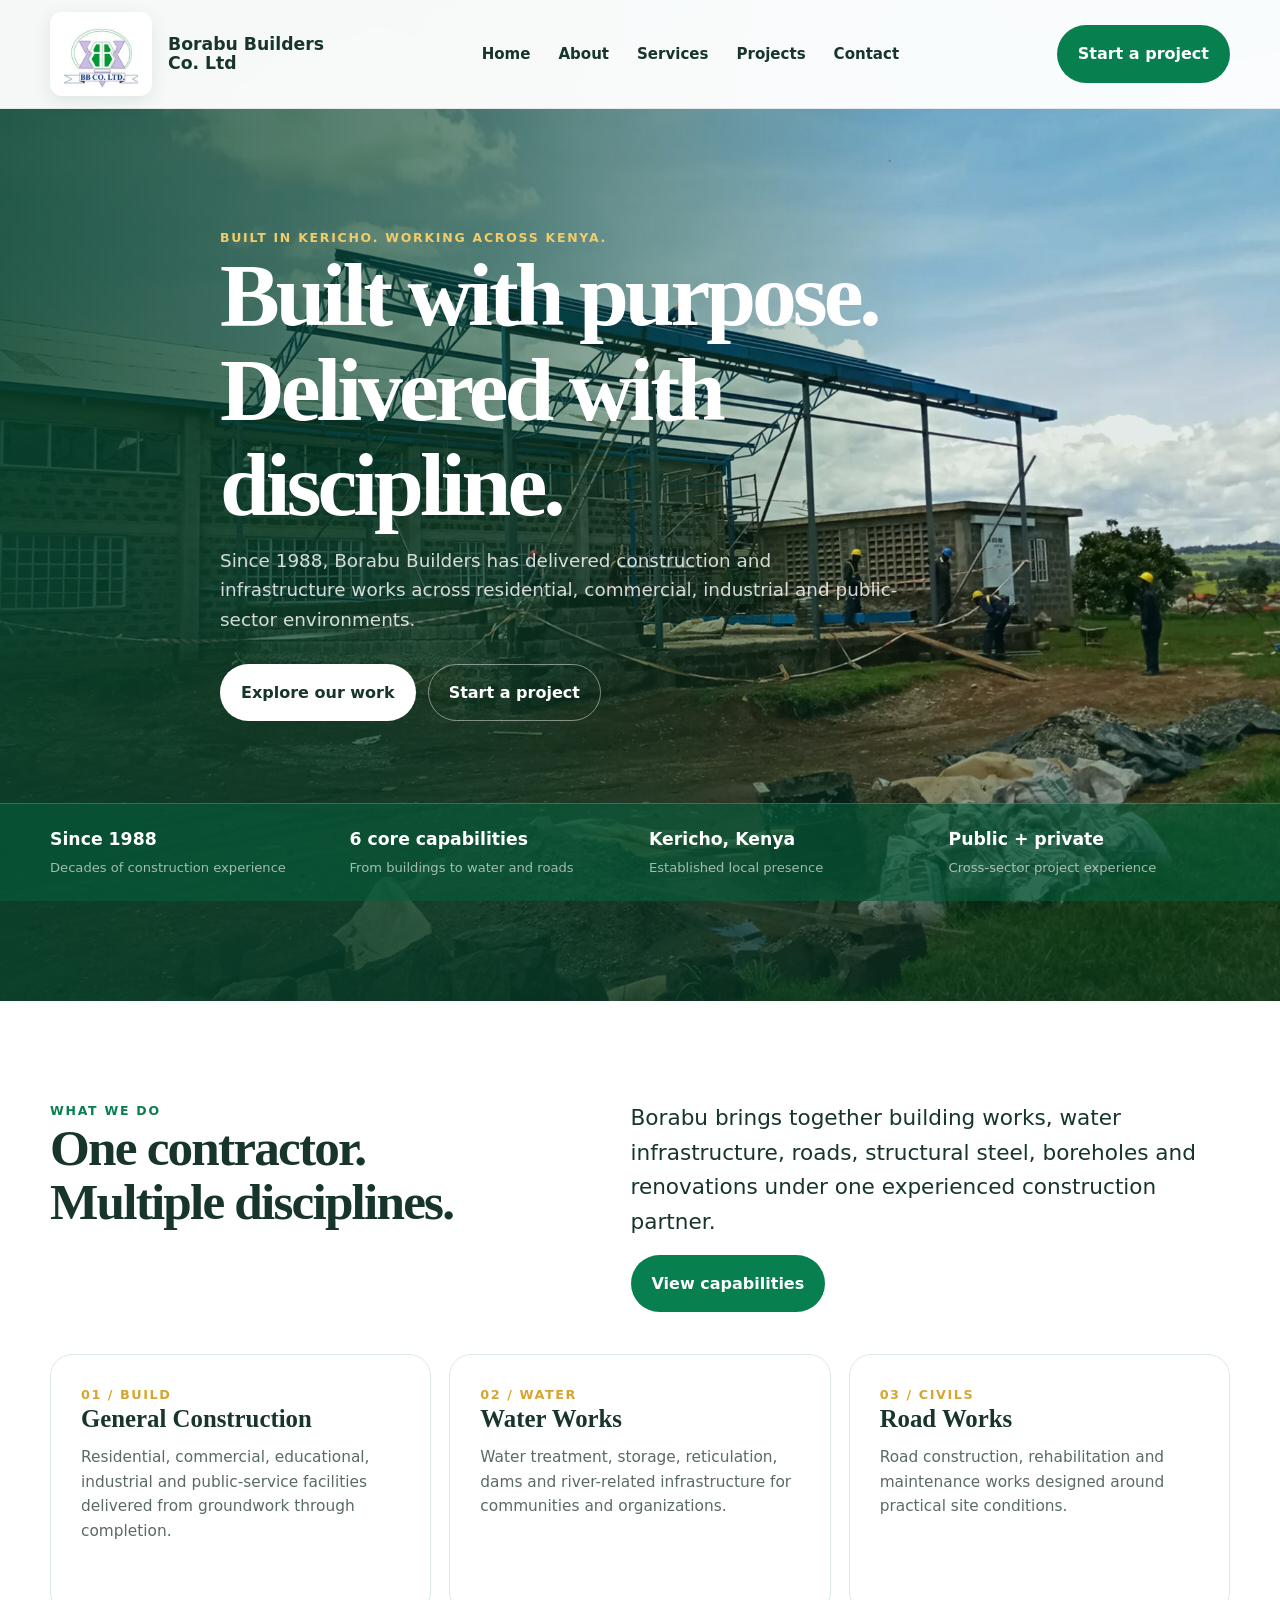
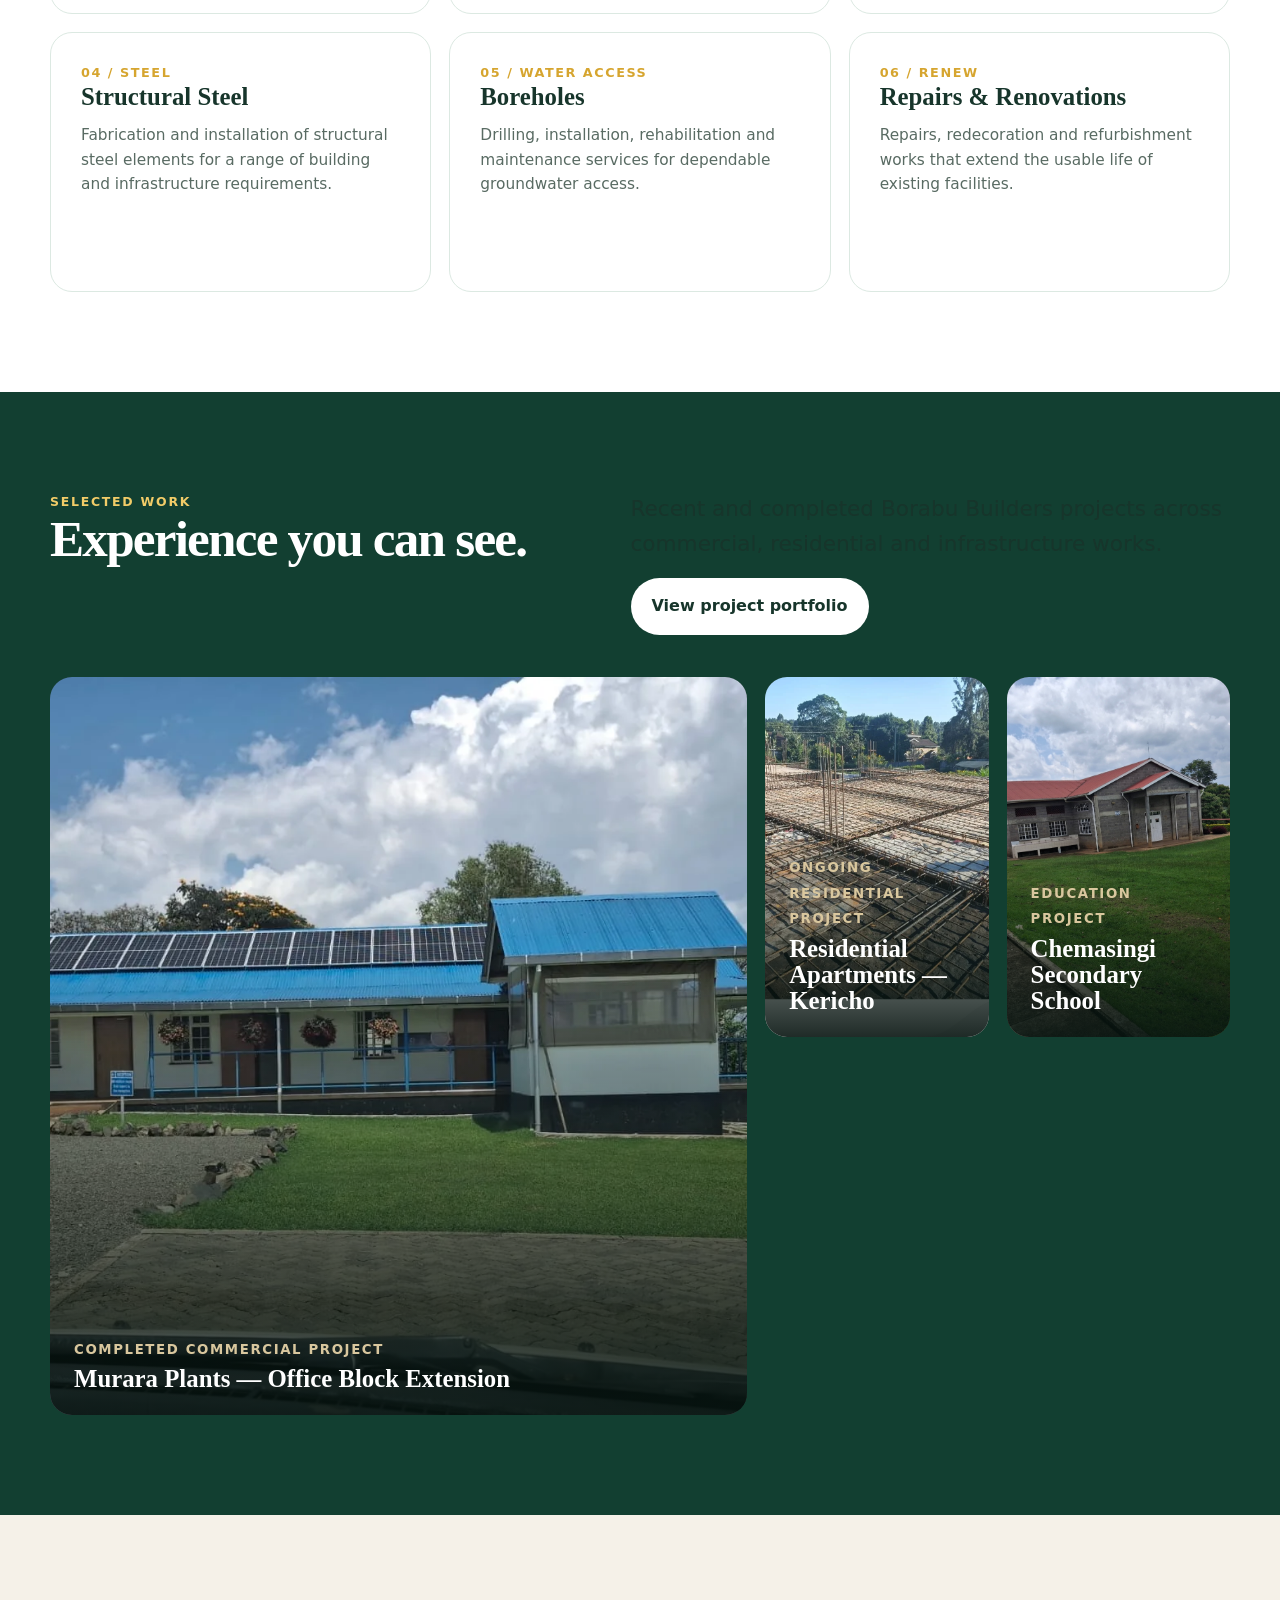
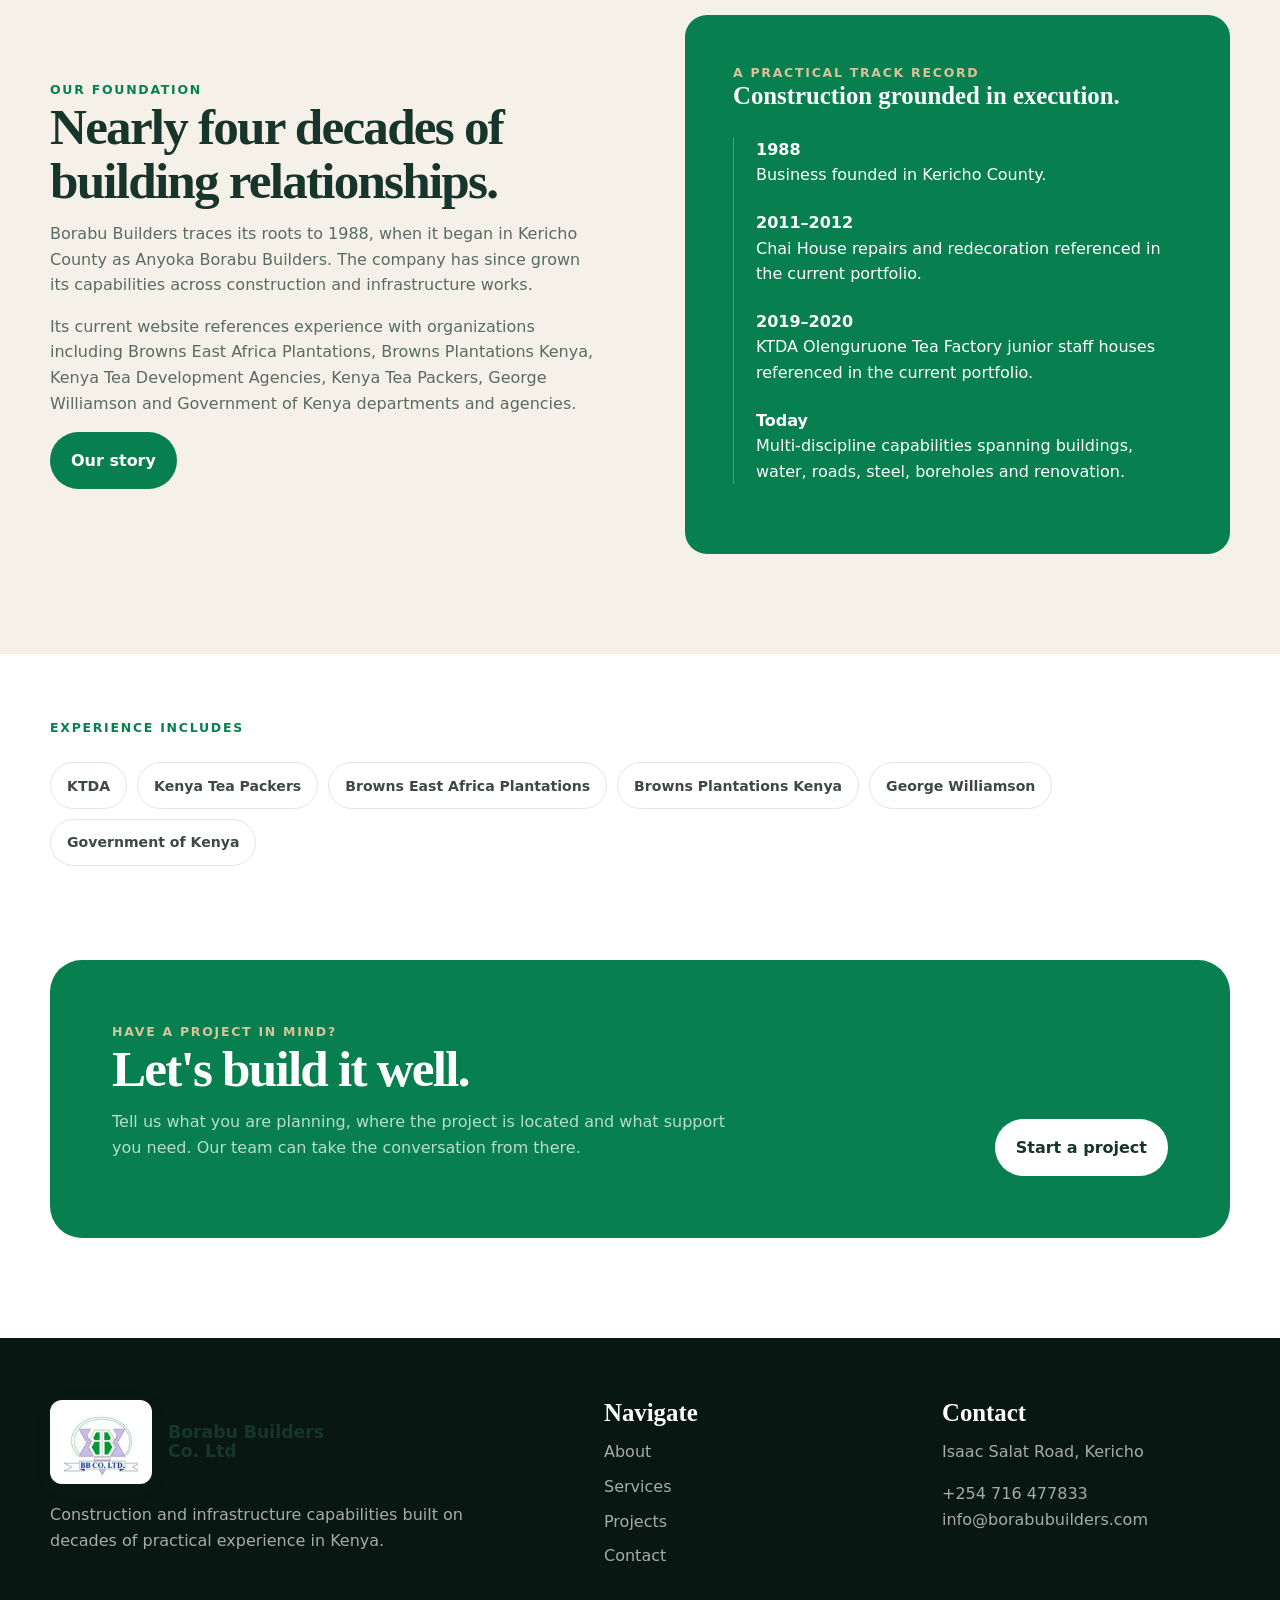
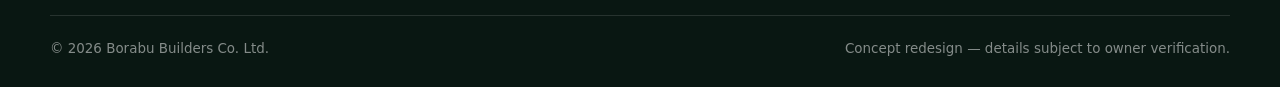
<file: index.html>
<!DOCTYPE html>
<html lang="en"><head><meta charset="utf-8"/><meta content="width=device-width,initial-scale=1" name="viewport"/><title>Borabu Builders Co. Ltd | Construction &amp; Infrastructure</title><meta content="Borabu Builders Co. Ltd delivers construction, water, road, steel, borehole and renovation works in Kenya." name="description"/><link href="assets/css/styles.css" rel="stylesheet"/><link href="https://borabubuilders.com/" rel="canonical"/></head><body>
<header class="site-header"><div class="container nav"><a class="brand" href="index.html"><img alt="Borabu Builders logo" src="assets/images/borabu-logo.jpg"/><span>Borabu Builders<br/>Co. Ltd</span></a><nav class="nav-links"><a href="index.html">Home</a><a href="about.html">About</a><a href="services.html">Services</a><a href="projects.html">Projects</a><a href="contact.html">Contact</a></nav><a class="btn btn-primary project-trigger" href="#start-project">Start a project</a><button aria-label="Toggle menu" class="menu-toggle">☰</button></div></header>
<main><section class="hero"><div class="hero-media"><img alt="Structural steel construction project" src="assets/images/hero.webp"/></div><div class="container hero-content"><div class="eyebrow">Built in Kericho. Working across Kenya.</div><h1>Built with purpose.<br/>Delivered with discipline.</h1><p>Since 1988, Borabu Builders has delivered construction and infrastructure works across residential, commercial, industrial and public-sector environments.</p><div class="hero-actions"><a class="btn btn-light" href="projects.html">Explore our work</a><a class="btn btn-outline project-trigger" href="#start-project">Start a project</a></div></div><div class="hero-proof"><div class="container proof-grid"><div class="proof-item"><strong>Since 1988</strong><span>Decades of construction experience</span></div><div class="proof-item"><strong>6 core capabilities</strong><span>From buildings to water and roads</span></div><div class="proof-item"><strong>Kericho, Kenya</strong><span>Established local presence</span></div><div class="proof-item"><strong>Public + private</strong><span>Cross-sector project experience</span></div></div></div></section>
<section><div class="container intro-grid reveal"><div><div class="eyebrow">What we do</div><h2>One contractor. Multiple disciplines.</h2></div><div><p class="lead">Borabu brings together building works, water infrastructure, roads, structural steel, boreholes and renovations under one experienced construction partner.</p><a class="btn btn-primary" href="services.html">View capabilities</a></div></div><div class="container service-grid"><article class="service-card reveal"><div class="service-no">01 / BUILD</div><h3>General Construction</h3><p>Residential, commercial, educational, industrial and public-service facilities delivered from groundwork through completion.</p></article><article class="service-card reveal"><div class="service-no">02 / WATER</div><h3>Water Works</h3><p>Water treatment, storage, reticulation, dams and river-related infrastructure for communities and organizations.</p></article><article class="service-card reveal"><div class="service-no">03 / CIVILS</div><h3>Road Works</h3><p>Road construction, rehabilitation and maintenance works designed around practical site conditions.</p></article><article class="service-card reveal"><div class="service-no">04 / STEEL</div><h3>Structural Steel</h3><p>Fabrication and installation of structural steel elements for a range of building and infrastructure requirements.</p></article><article class="service-card reveal"><div class="service-no">05 / WATER ACCESS</div><h3>Boreholes</h3><p>Drilling, installation, rehabilitation and maintenance services for dependable groundwater access.</p></article><article class="service-card reveal"><div class="service-no">06 / RENEW</div><h3>Repairs &amp; Renovations</h3><p>Repairs, redecoration and refurbishment works that extend the usable life of existing facilities.</p></article></div></section>
<section class="projects"><div class="container"><div class="intro-grid reveal"><div><div class="eyebrow">Selected work</div><h2>Experience you can see.</h2></div><div><p class="lead">Recent and completed Borabu Builders projects across commercial, residential and infrastructure works.</p><a class="btn btn-light" href="projects.html">View project portfolio</a></div></div><div class="project-grid"><a class="project-card large reveal" href="projects.html"><img alt="Murara Plants completed office block extension" src="assets/images/murara-office-wide.webp"/><div class="project-label"><small>Completed commercial project</small><h3>Murara Plants — Office Block Extension</h3></div></a><div class="project-stack"><a class="project-card reveal" href="projects.html"><img alt="Residential apartments development in Kericho Town" src="assets/images/kericho-apartments-progress.webp"/><div class="project-label"><small>Ongoing residential project</small><h3>Residential Apartments — Kericho</h3></div></a><a class="project-card reveal" href="projects.html"><img alt="Chemasingi Secondary School project" src="assets/images/chemasingi-dining-hall-exterior.jpg"/><div class="project-label"><small>Education project</small><h3>Chemasingi Secondary School</h3></div></a><a class="project-card reveal" href="projects.html"><img alt="Outgrowers Office at Marinyin Estate" src="assets/images/marinyin-outgrowers-office-front.jpg"/><div class="project-label"><small>Commercial project</small><h3>Marinyin Estate — Outgrowers Office</h3></div></a><a class="project-card reveal" href="projects.html"><img alt="Road works project" src="assets/images/project-road.webp"/><div class="project-label"><small>Civil works</small><h3>Road construction</h3></div></a></div></div></div></section>
<section class="heritage"><div class="container heritage-grid"><div class="reveal"><div class="eyebrow">Our foundation</div><h2>Nearly four decades of building relationships.</h2><p class="lead">Borabu Builders traces its roots to 1988, when it began in Kericho County as Anyoka Borabu Builders. The company has since grown its capabilities across construction and infrastructure works.</p><p>Its current website references experience with organizations including Browns East Africa Plantations, Browns Plantations Kenya, Kenya Tea Development Agencies, Kenya Tea Packers, George Williamson and Government of Kenya departments and agencies.</p><a class="btn btn-primary" href="about.html">Our story</a></div><div class="heritage-panel reveal"><div class="eyebrow" style="color:#d7c49a">A practical track record</div><h3>Construction grounded in execution.</h3><div class="timeline"><div><strong>1988</strong><span>Business founded in Kericho County.</span></div><div><strong>2011–2012</strong><span>Chai House repairs and redecoration referenced in the current portfolio.</span></div><div><strong>2019–2020</strong><span>KTDA Olenguruone Tea Factory junior staff houses referenced in the current portfolio.</span></div><div><strong>Today</strong><span>Multi-discipline capabilities spanning buildings, water, roads, steel, boreholes and renovation.</span></div></div></div></div></section>
<section class="clients"><div class="container reveal"><div class="eyebrow">Experience includes</div><div class="client-row"><span class="client-chip">KTDA</span><span class="client-chip">Kenya Tea Packers</span><span class="client-chip">Browns East Africa Plantations</span><span class="client-chip">Browns Plantations Kenya</span><span class="client-chip">George Williamson</span><span class="client-chip">Government of Kenya</span></div></div></section>
<section class="cta"><div class="container"><div class="cta-box reveal"><div><div class="eyebrow" style="color:#d7c49a">Have a project in mind?</div><h2>Let's build it well.</h2><p>Tell us what you are planning, where the project is located and what support you need. Our team can take the conversation from there.</p></div><a class="btn btn-light project-trigger" href="#start-project">Start a project</a></div></div></section></main>
<footer class="footer"><div class="container"><div class="footer-grid"><div><a class="brand" href="index.html"><img alt="Borabu Builders logo" src="assets/images/borabu-logo.jpg"/><span>Borabu Builders<br/>Co. Ltd</span></a><p style="margin-top:18px;max-width:420px">Construction and infrastructure capabilities built on decades of practical experience in Kenya.</p></div><div><h3>Navigate</h3><div class="footer-links"><a href="about.html">About</a><a href="services.html">Services</a><a href="projects.html">Projects</a><a href="contact.html">Contact</a></div></div><div><h3>Contact</h3><p>Isaac Salat Road, Kericho</p><a href="tel:+254716477833">+254 716 477833</a><br/><a href="mailto:info@borabubuilders.com">info@borabubuilders.com</a></div></div><div class="footer-bottom"><span>© 2026 Borabu Builders Co. Ltd.</span><span>Concept redesign — details subject to owner verification.</span></div></div></footer><script src="assets/js/site.js"></script></body></html>
</file>
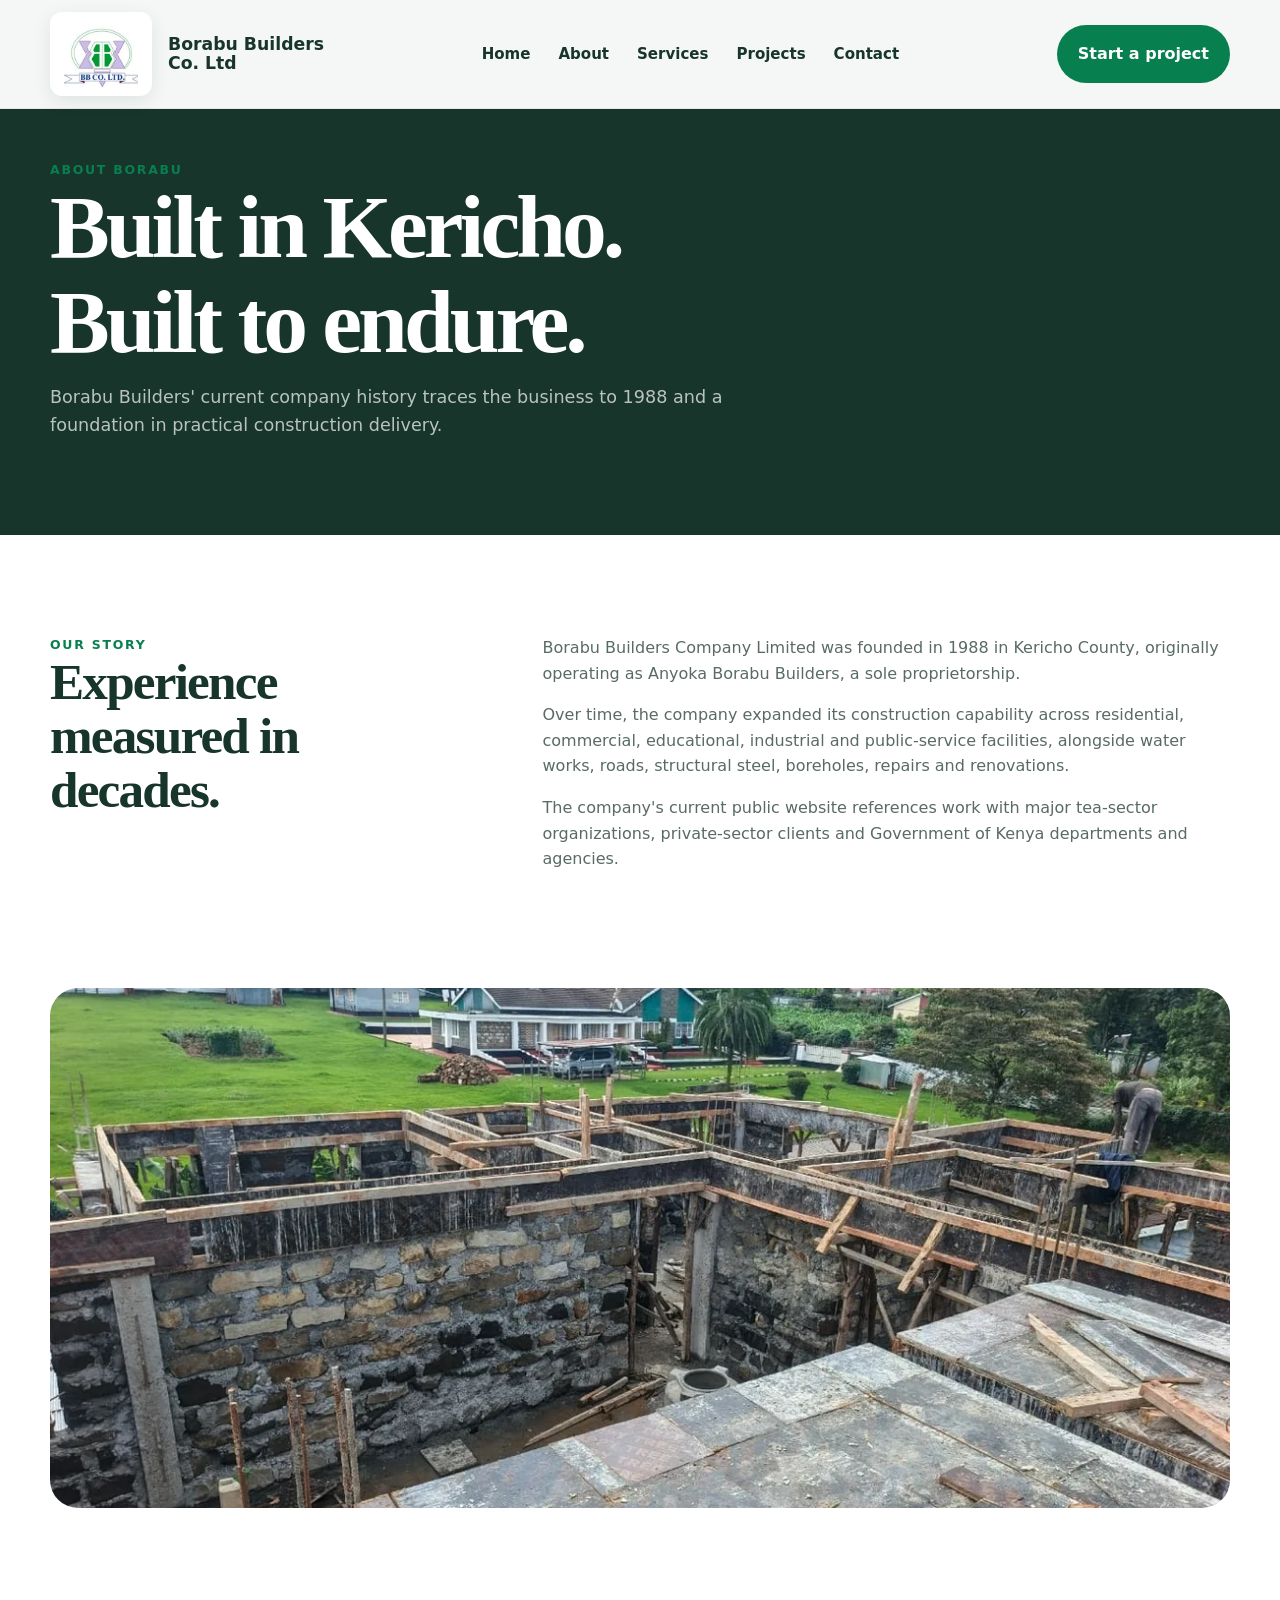
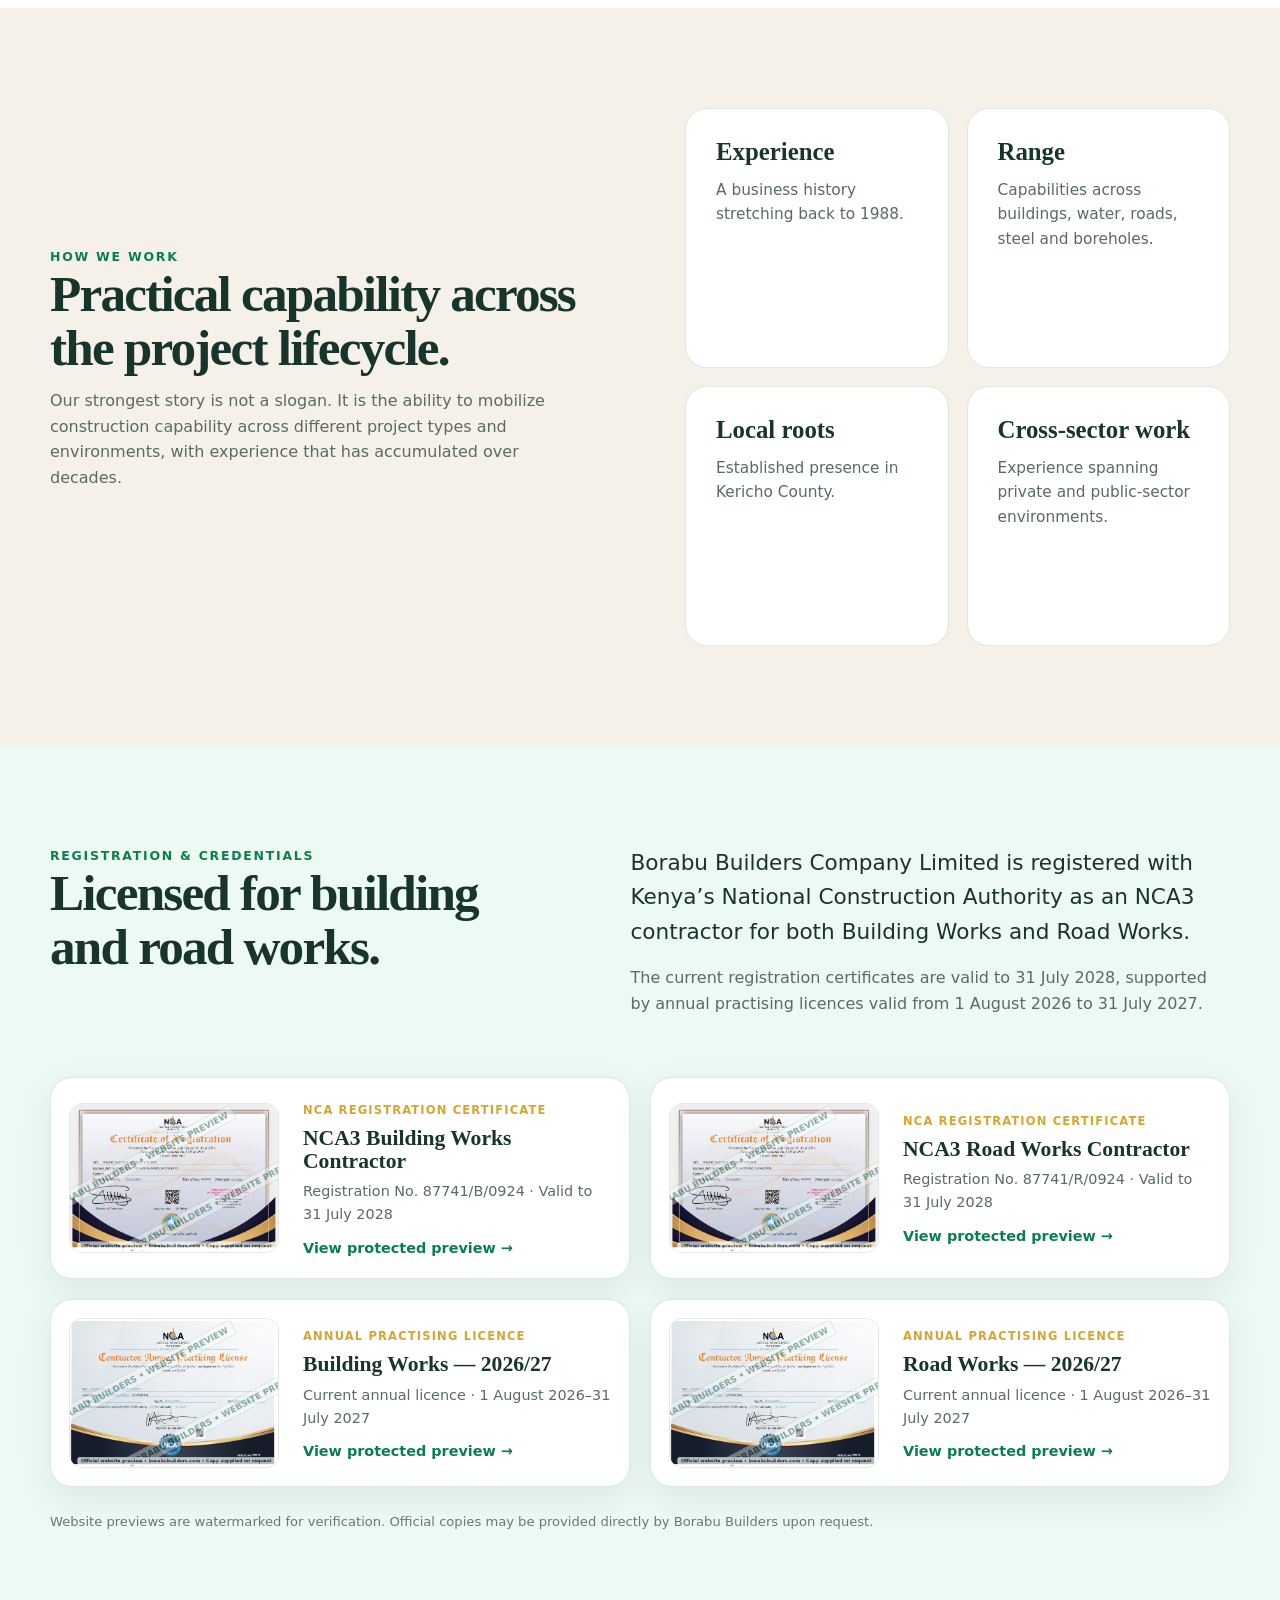
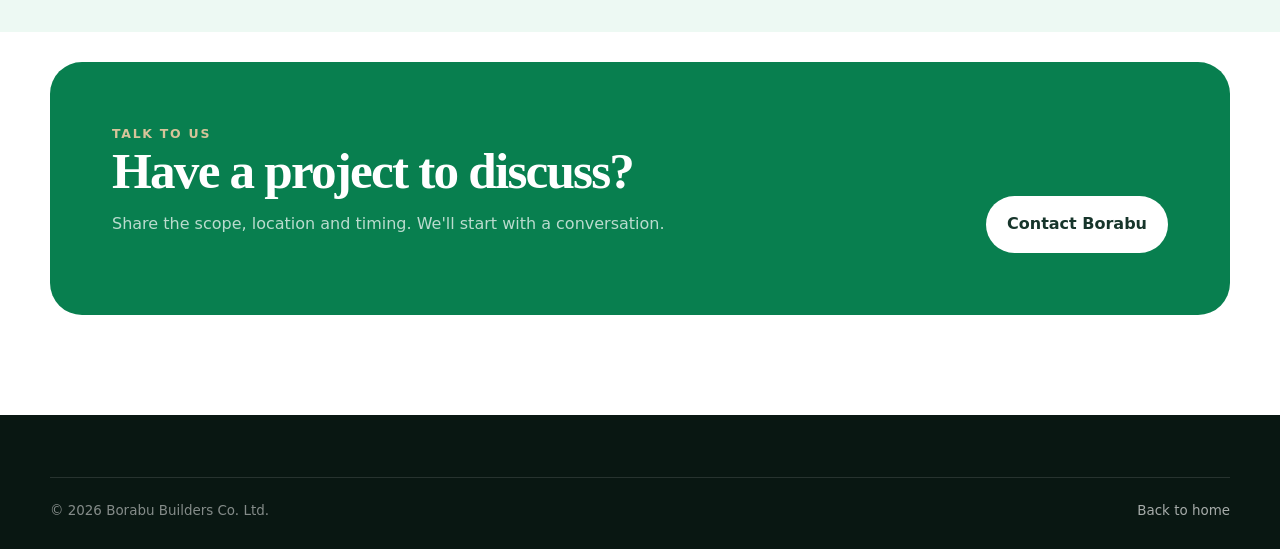
<file: about.html>
<!DOCTYPE html>
<html lang="en"><head><meta charset="utf-8"/><meta content="width=device-width,initial-scale=1" name="viewport"/><title>About | Borabu Builders Co. Ltd</title><link href="assets/css/styles.css" rel="stylesheet"/><link href="https://borabubuilders.com/about.html" rel="canonical"/><meta content="Learn about Borabu Builders Co. Ltd, a Kenyan construction company delivering building and infrastructure projects." name="description"/></head><body><header class="site-header"><div class="container nav"><a class="brand" href="index.html"><img alt="Borabu Builders logo" src="assets/images/borabu-logo.jpg"/><span>Borabu Builders<br/>Co. Ltd</span></a><nav class="nav-links"><a href="index.html">Home</a><a href="about.html">About</a><a href="services.html">Services</a><a href="projects.html">Projects</a><a href="contact.html">Contact</a></nav><a class="btn btn-primary project-trigger" href="#start-project">Start a project</a><button class="menu-toggle">☰</button></div></header><main><section class="page-hero"><div class="container"><div class="eyebrow">About Borabu</div><h1>Built in Kericho.<br/>Built to endure.</h1><p>Borabu Builders' current company history traces the business to 1988 and a foundation in practical construction delivery.</p></div></section><section><div class="container content-grid"><div><div class="eyebrow">Our story</div><h2>Experience measured in decades.</h2></div><div><p class="lead">Borabu Builders Company Limited was founded in 1988 in Kericho County, originally operating as Anyoka Borabu Builders, a sole proprietorship.</p><p>Over time, the company expanded its construction capability across residential, commercial, educational, industrial and public-service facilities, alongside water works, roads, structural steel, boreholes, repairs and renovations.</p><p>The company's current public website references work with major tea-sector organizations, private-sector clients and Government of Kenya departments and agencies.</p></div></div></section><section style="padding-top:0"><div class="container image-band reveal"><img alt="Construction works in progress" src="assets/images/project-unfinished.webp"/></div></section><section class="heritage"><div class="container heritage-grid"><div><div class="eyebrow">How we work</div><h2>Practical capability across the project lifecycle.</h2><p>Our strongest story is not a slogan. It is the ability to mobilize construction capability across different project types and environments, with experience that has accumulated over decades.</p></div><div class="service-grid" style="grid-template-columns:1fr 1fr;margin:0"><div class="service-card"><h3>Experience</h3><p>A business history stretching back to 1988.</p></div><div class="service-card"><h3>Range</h3><p>Capabilities across buildings, water, roads, steel and boreholes.</p></div><div class="service-card"><h3>Local roots</h3><p>Established presence in Kericho County.</p></div><div class="service-card"><h3>Cross-sector work</h3><p>Experience spanning private and public-sector environments.</p></div></div></div></section><section class="credentials" id="certifications"><div class="container"><div class="intro-grid reveal"><div><div class="eyebrow">Registration &amp; credentials</div><h2>Licensed for building and road works.</h2></div><div><p class="lead">Borabu Builders Company Limited is registered with Kenya’s National Construction Authority as an NCA3 contractor for both Building Works and Road Works.</p><p>The current registration certificates are valid to 31 July 2028, supported by annual practising licences valid from 1 August 2026 to 31 July 2027.</p></div></div><div class="credential-grid">
<button class="credential-card reveal certificate-trigger" type="button" data-cert-src="assets/images/certifications/nca3-building-registration-certificate.jpg" data-cert-title="NCA3 Building Works Contractor — Registration Certificate"><img class="protected-certificate" src="assets/images/certifications/nca3-building-registration-certificate.jpg" alt="NCA3 Building Works Contractor registration certificate" draggable="false"/><div><span class="credential-type">NCA registration certificate</span><h3>NCA3 Building Works Contractor</h3><p>Registration No. 87741/B/0924 · Valid to 31 July 2028</p><strong>View protected preview →</strong></div></button>
<button class="credential-card reveal certificate-trigger" type="button" data-cert-src="assets/images/certifications/nca3-road-registration-certificate.jpg" data-cert-title="NCA3 Road Works Contractor — Registration Certificate"><img class="protected-certificate" src="assets/images/certifications/nca3-road-registration-certificate.jpg" alt="NCA3 Road Works Contractor registration certificate" draggable="false"/><div><span class="credential-type">NCA registration certificate</span><h3>NCA3 Road Works Contractor</h3><p>Registration No. 87741/R/0924 · Valid to 31 July 2028</p><strong>View protected preview →</strong></div></button>
<button class="credential-card reveal certificate-trigger" type="button" data-cert-src="assets/images/certifications/nca3-building-practising-license-2026-2027.jpg" data-cert-title="Building Works — 2026/27 Annual Practising Licence"><img class="protected-certificate" src="assets/images/certifications/nca3-building-practising-license-2026-2027.jpg" alt="NCA Building Works annual practising licence" draggable="false"/><div><span class="credential-type">Annual practising licence</span><h3>Building Works — 2026/27</h3><p>Current annual licence · 1 August 2026–31 July 2027</p><strong>View protected preview →</strong></div></button>
<button class="credential-card reveal certificate-trigger" type="button" data-cert-src="assets/images/certifications/nca3-road-practising-license-2026-2027.jpg" data-cert-title="Road Works — 2026/27 Annual Practising Licence"><img class="protected-certificate" src="assets/images/certifications/nca3-road-practising-license-2026-2027.jpg" alt="NCA Road Works annual practising licence" draggable="false"/><div><span class="credential-type">Annual practising licence</span><h3>Road Works — 2026/27</h3><p>Current annual licence · 1 August 2026–31 July 2027</p><strong>View protected preview →</strong></div></button>
</div><p class="certificate-note">Website previews are watermarked for verification. Official copies may be provided directly by Borabu Builders upon request.</p></div></section><section class="cta"><div class="container"><div class="cta-box"><div><div class="eyebrow" style="color:#d7c49a">Talk to us</div><h2>Have a project to discuss?</h2><p>Share the scope, location and timing. We'll start with a conversation.</p></div><a class="btn btn-light" href="contact.html">Contact Borabu</a></div></div></section></main><footer class="footer"><div class="container"><div class="footer-bottom" style="margin-top:0"><span>© 2026 Borabu Builders Co. Ltd.</span><a href="index.html">Back to home</a></div></div></footer><script src="assets/js/site.js"></script></body></html>
</file>
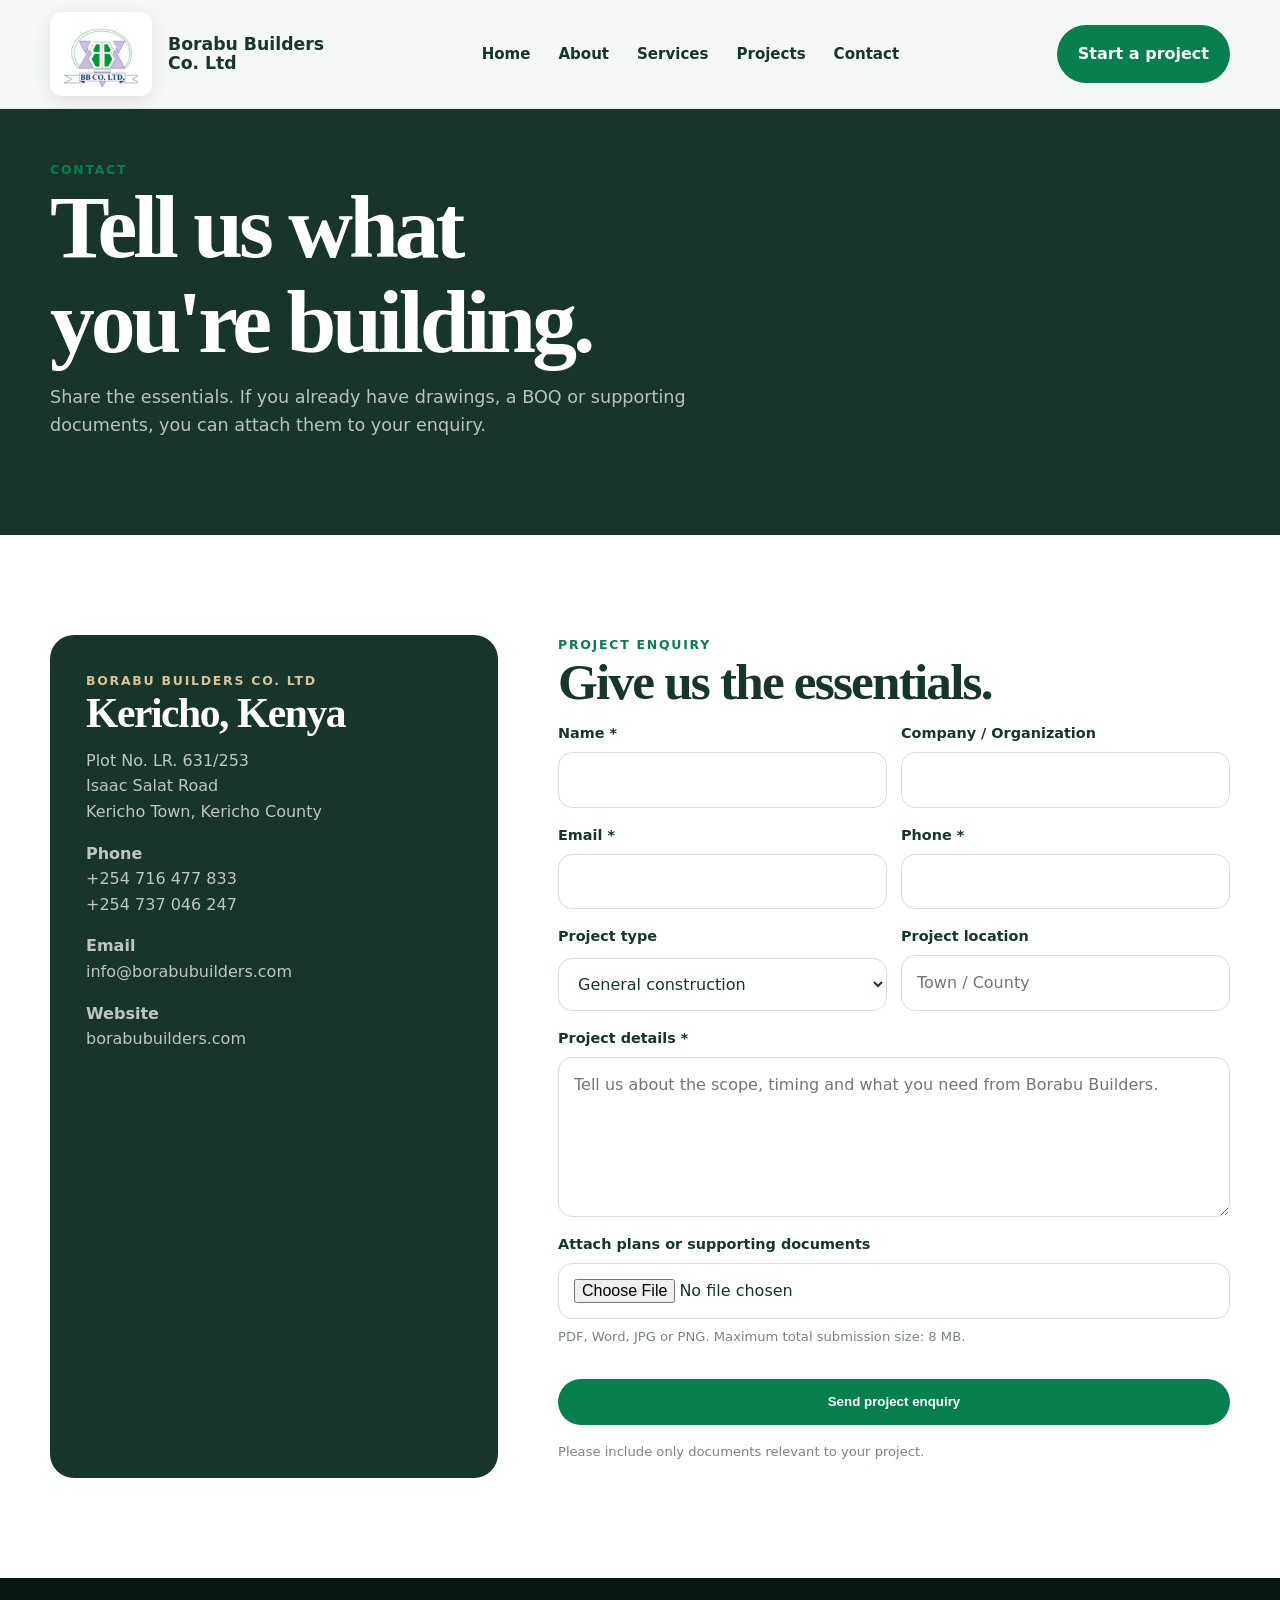
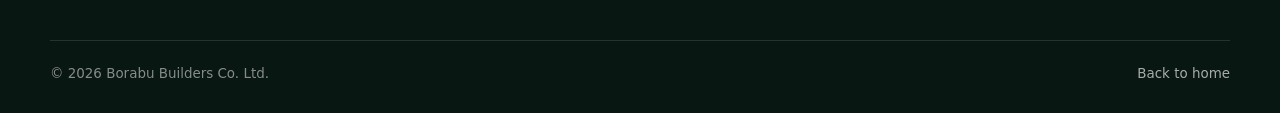
<file: contact.html>
<!DOCTYPE html>
<html lang="en"><head><meta charset="utf-8"/><meta content="width=device-width,initial-scale=1" name="viewport"/><title>Contact | Borabu Builders Co. Ltd</title><meta content="Start a project enquiry with Borabu Builders Co. Ltd. Share your scope, location and supporting plans." name="description"/><link href="assets/css/styles.css" rel="stylesheet"/><link href="https://borabubuilders.com/contact.html" rel="canonical"/></head><body><header class="site-header"><div class="container nav"><a class="brand" href="index.html"><img alt="Borabu Builders logo" src="assets/images/borabu-logo.jpg"/><span>Borabu Builders<br/>Co. Ltd</span></a><nav class="nav-links"><a href="index.html">Home</a><a href="about.html">About</a><a href="services.html">Services</a><a href="projects.html">Projects</a><a href="contact.html">Contact</a></nav><a class="btn btn-primary project-trigger" href="#start-project">Start a project</a><button aria-label="Toggle menu" class="menu-toggle">☰</button></div></header><main><section class="page-hero"><div class="container"><div class="eyebrow">Contact</div><h1>Tell us what<br/>you're building.</h1><p>Share the essentials. If you already have drawings, a BOQ or supporting documents, you can attach them to your enquiry.</p></div></section><section><div class="container contact-grid"><aside class="contact-card"><div class="eyebrow" style="color:#d7c49a">Borabu Builders Co. Ltd</div><h2 style="font-size:2.6rem">Kericho, Kenya</h2><p>Plot No. LR. 631/253<br/>Isaac Salat Road<br/>Kericho Town, Kericho County</p><p><strong>Phone</strong><br/><a href="tel:+254716477833">+254 716 477 833</a><br/><a href="tel:+254737046247">+254 737 046 247</a></p><p><strong>Email</strong><br/><a href="mailto:info@borabubuilders.com">info@borabubuilders.com</a></p><p><strong>Website</strong><br/><a href="https://borabubuilders.com">borabubuilders.com</a></p></aside><div><div class="eyebrow">Project enquiry</div><h2>Give us the essentials.</h2><form action="/thank-you.html" data-netlify="true" data-netlify-honeypot="bot-field" enctype="multipart/form-data" method="POST" name="project-enquiry"><input name="form-name" type="hidden" value="project-enquiry"/><p class="hidden-field"><label>Do not fill this out: <input name="bot-field"/></label></p><div class="form-row"><div class="field"><label for="name">Name *</label><input autocomplete="name" id="name" name="name" required=""/></div><div class="field"><label for="company">Company / Organization</label><input autocomplete="organization" id="company" name="company"/></div></div><div class="form-row"><div class="field"><label for="email">Email *</label><input autocomplete="email" id="email" name="email" required="" type="email"/></div><div class="field"><label for="phone">Phone *</label><input autocomplete="tel" id="phone" name="phone" required="" type="tel"/></div></div><div class="form-row"><div class="field"><label for="service">Project type</label><select id="service" name="service"><option>General construction</option><option>Water works</option><option>Road works</option><option>Structural steel</option><option>Borehole services</option><option>Repairs &amp; renovation</option><option>Other</option></select></div><div class="field"><label for="location">Project location</label><input id="location" name="location" placeholder="Town / County"/></div></div><div class="field"><label for="message">Project details *</label><textarea id="message" name="message" placeholder="Tell us about the scope, timing and what you need from Borabu Builders." required=""></textarea></div><div class="field upload-field"><label for="project-file">Attach plans or supporting documents</label><input accept=".pdf,.doc,.docx,.jpg,.jpeg,.png" id="project-file" name="project-file" type="file"/><p class="note">PDF, Word, JPG or PNG. Maximum total submission size: 8 MB.</p></div><button class="btn btn-primary" type="submit">Send project enquiry</button><p class="note">Please include only documents relevant to your project.</p></form></div></div></section></main><footer class="footer"><div class="container"><div class="footer-bottom" style="margin-top:0"><span>© 2026 Borabu Builders Co. Ltd.</span><a href="index.html">Back to home</a></div></div></footer><script src="assets/js/site.js"></script></body></html>
</file>
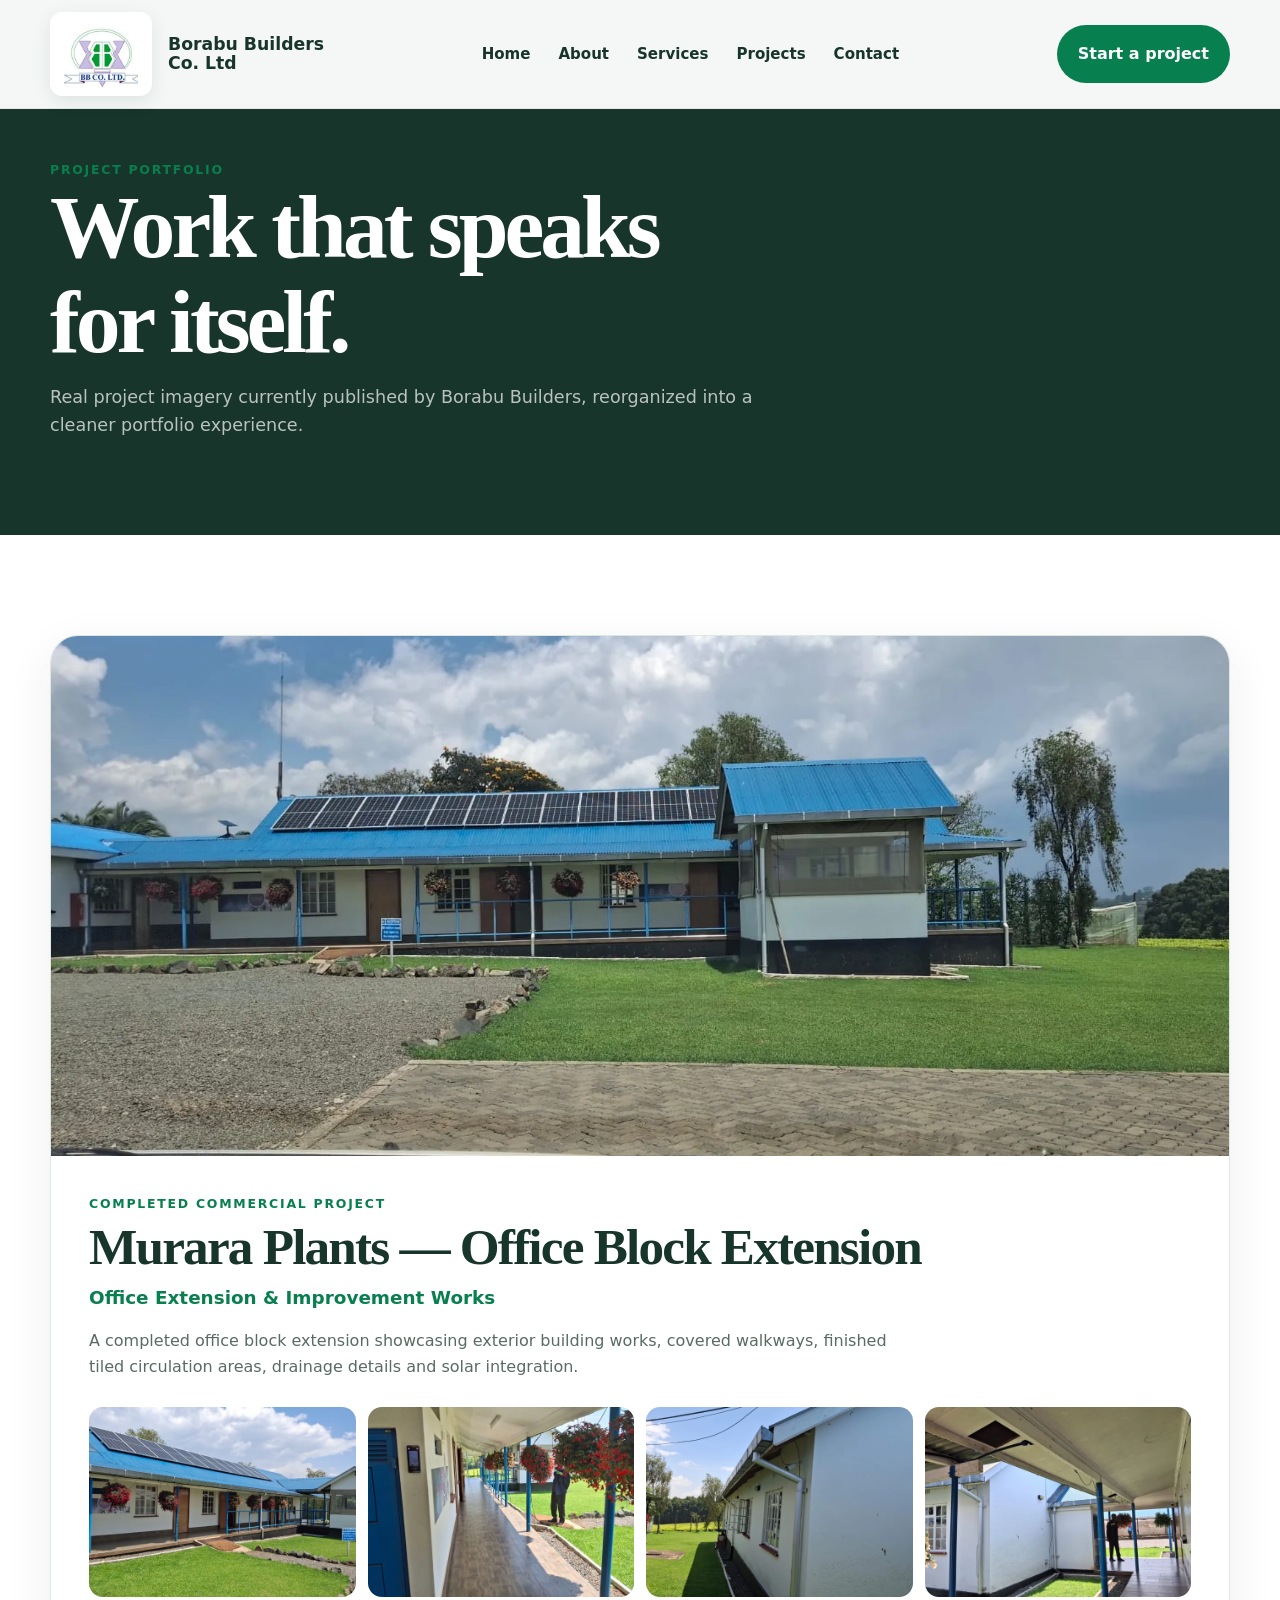
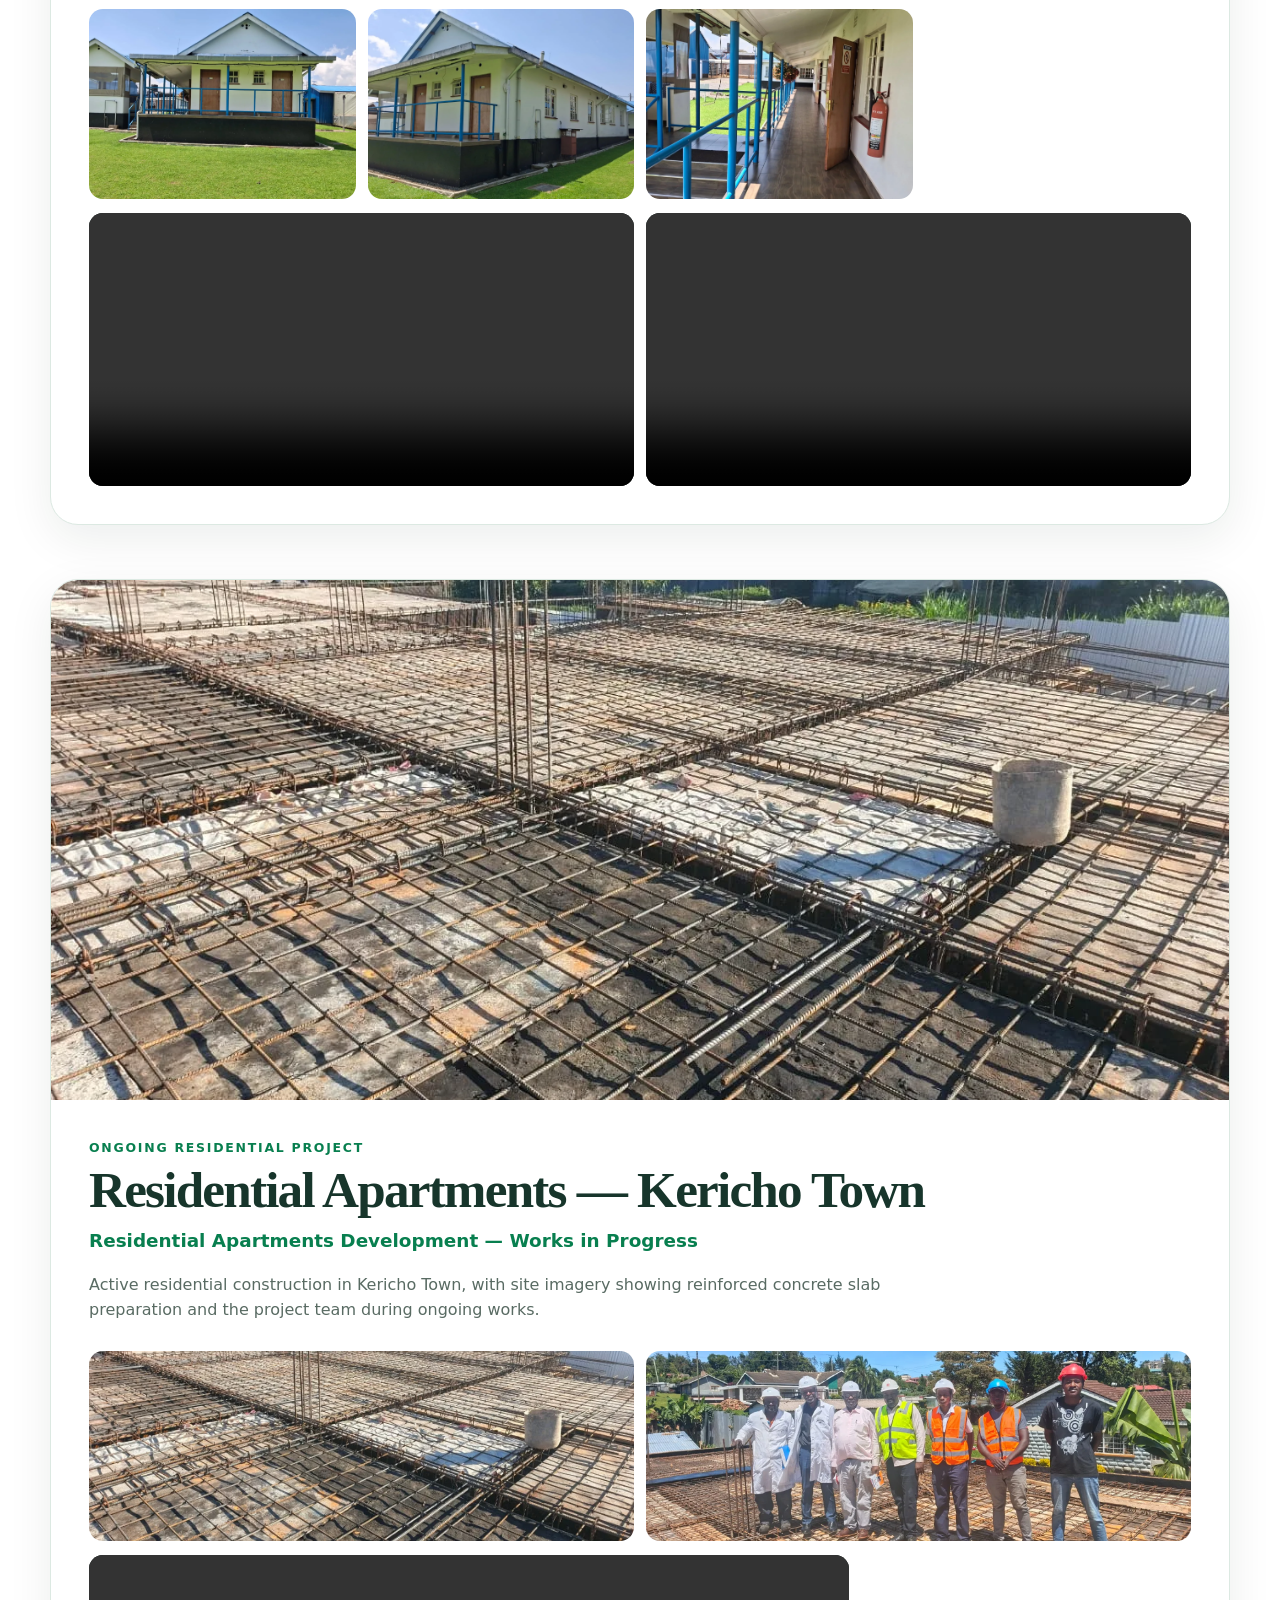
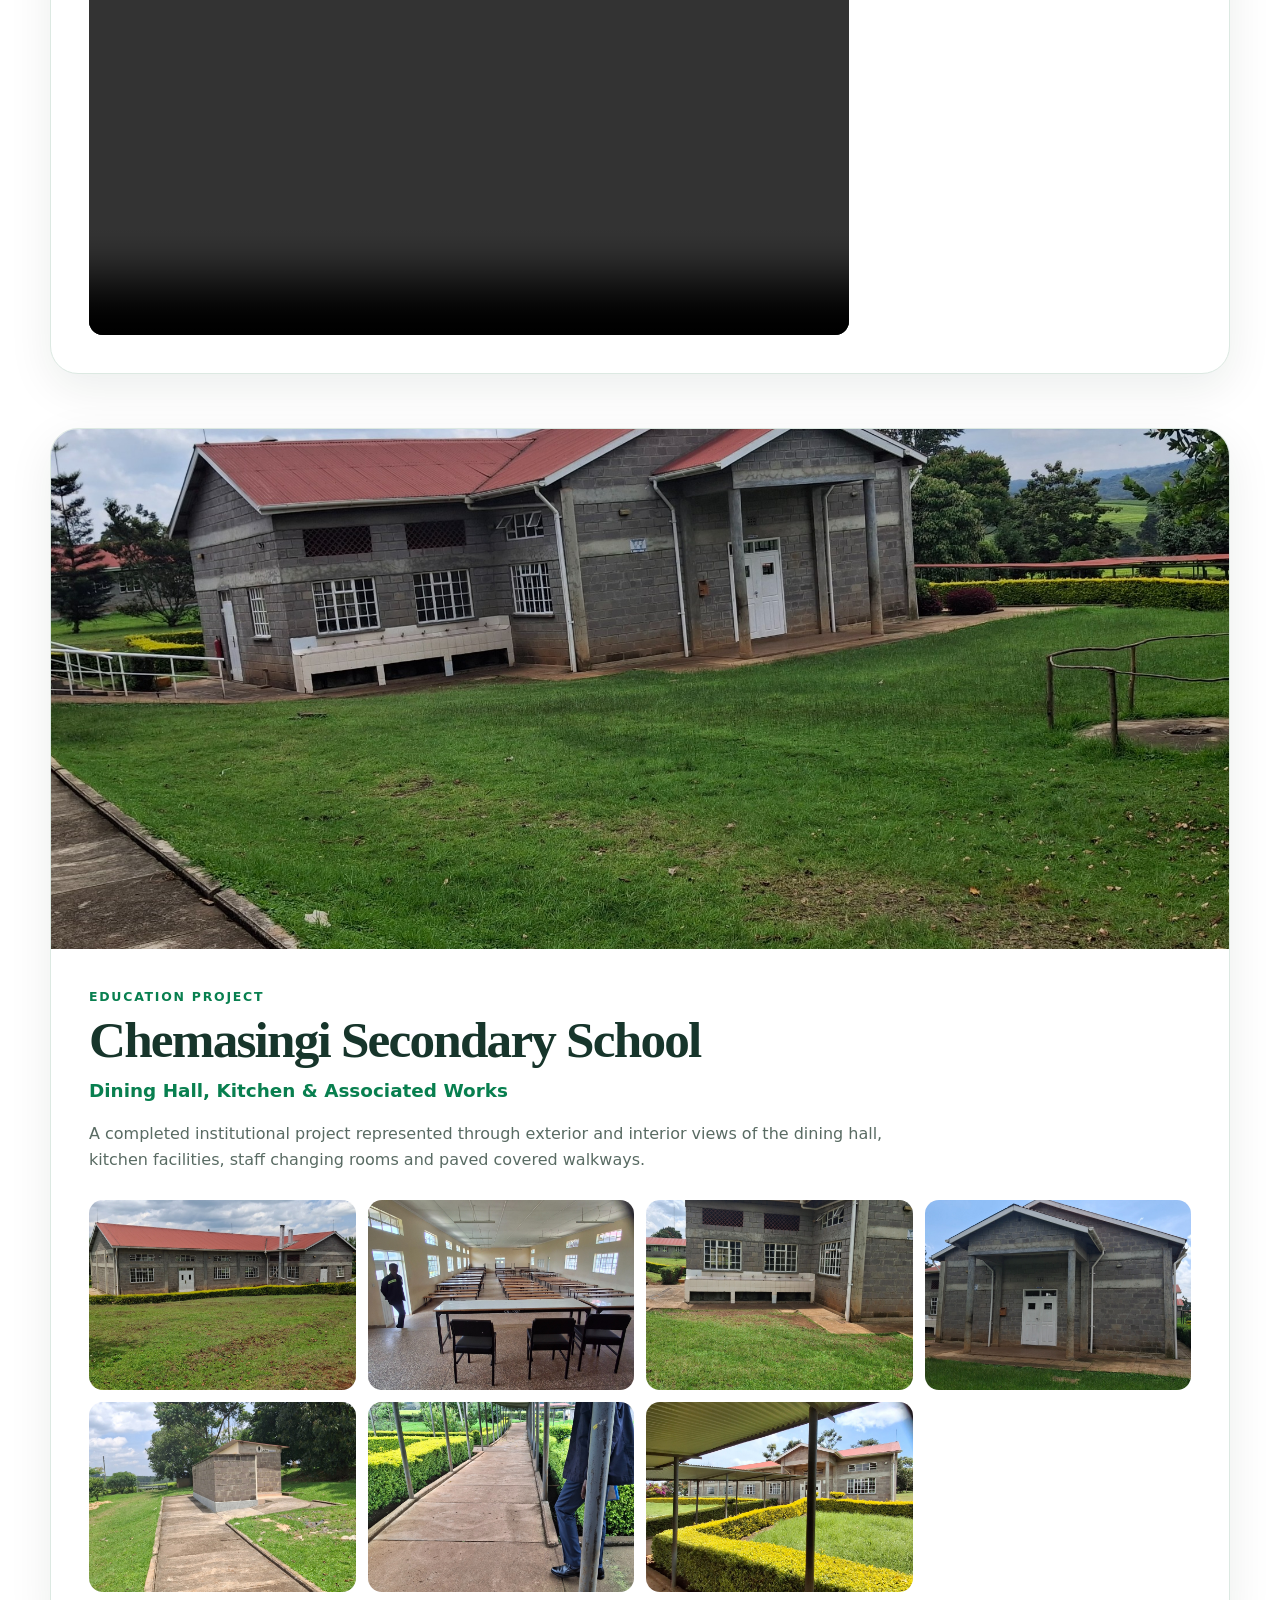
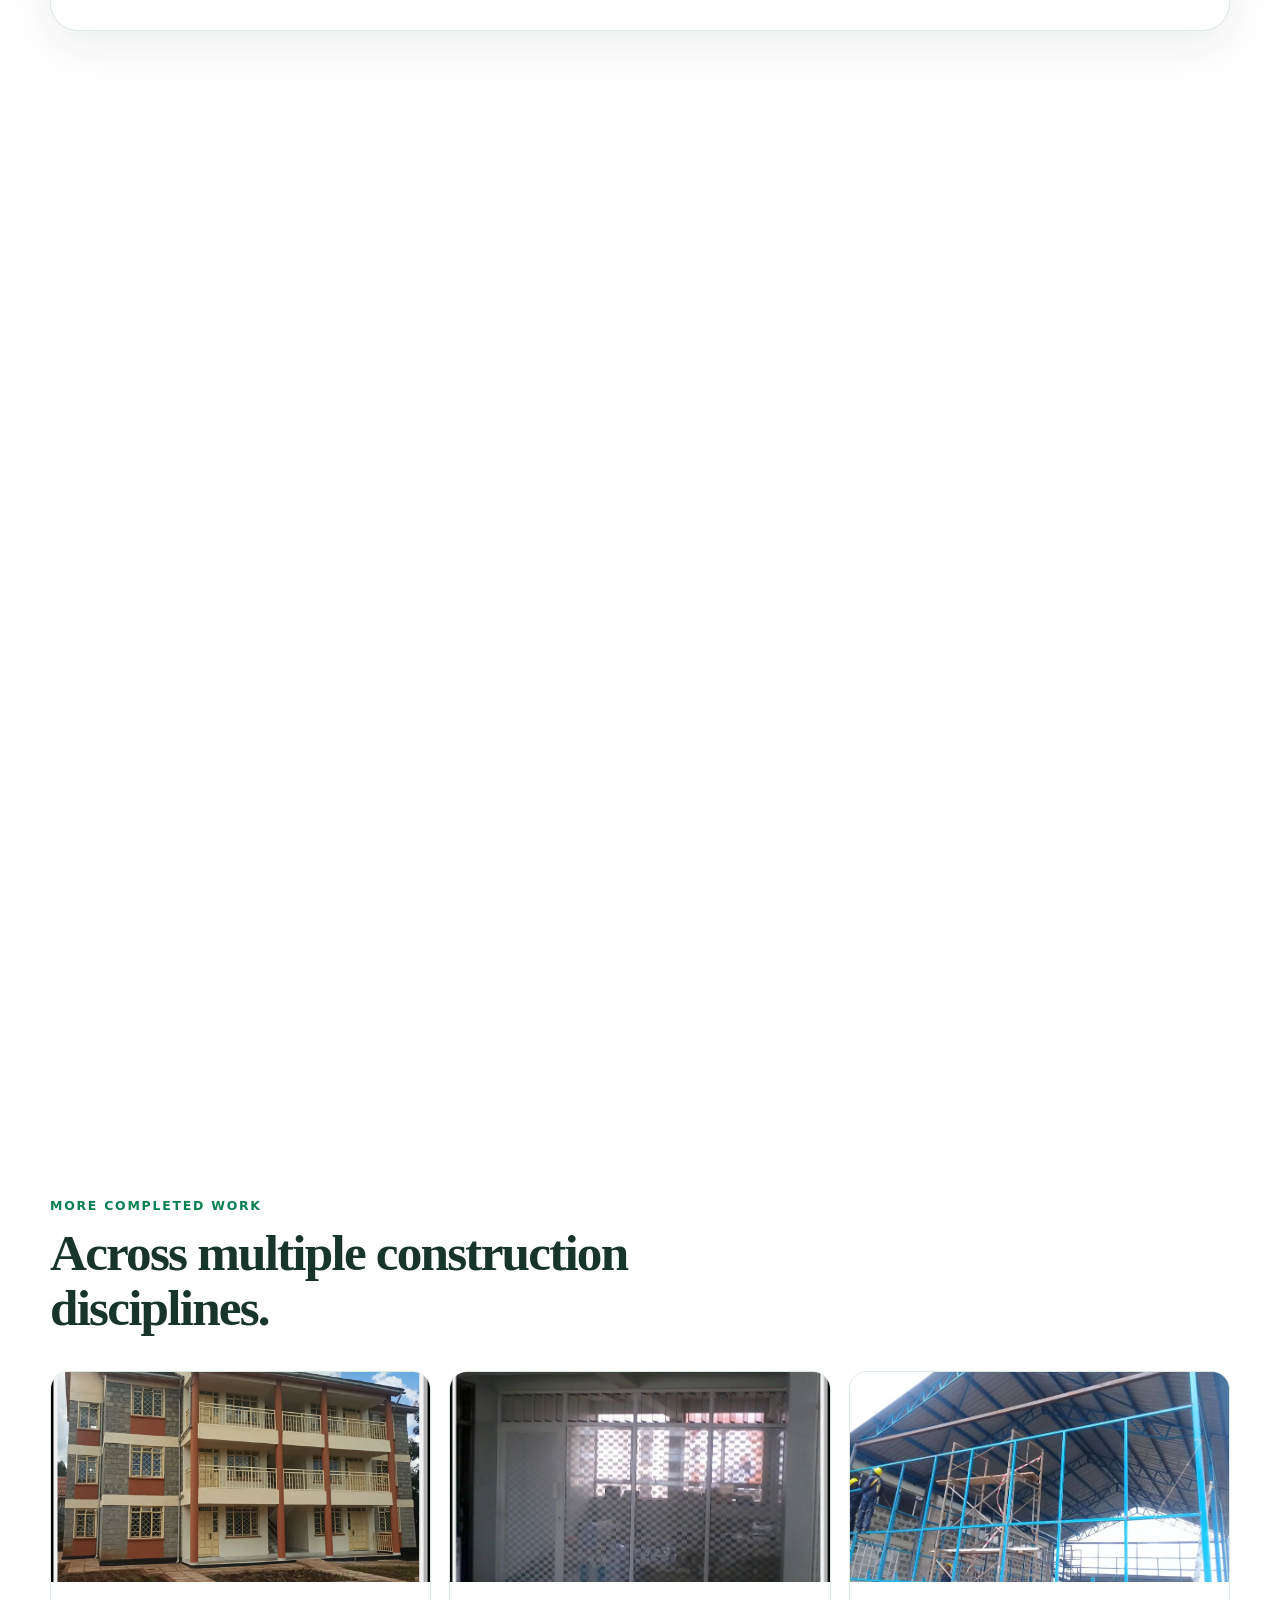
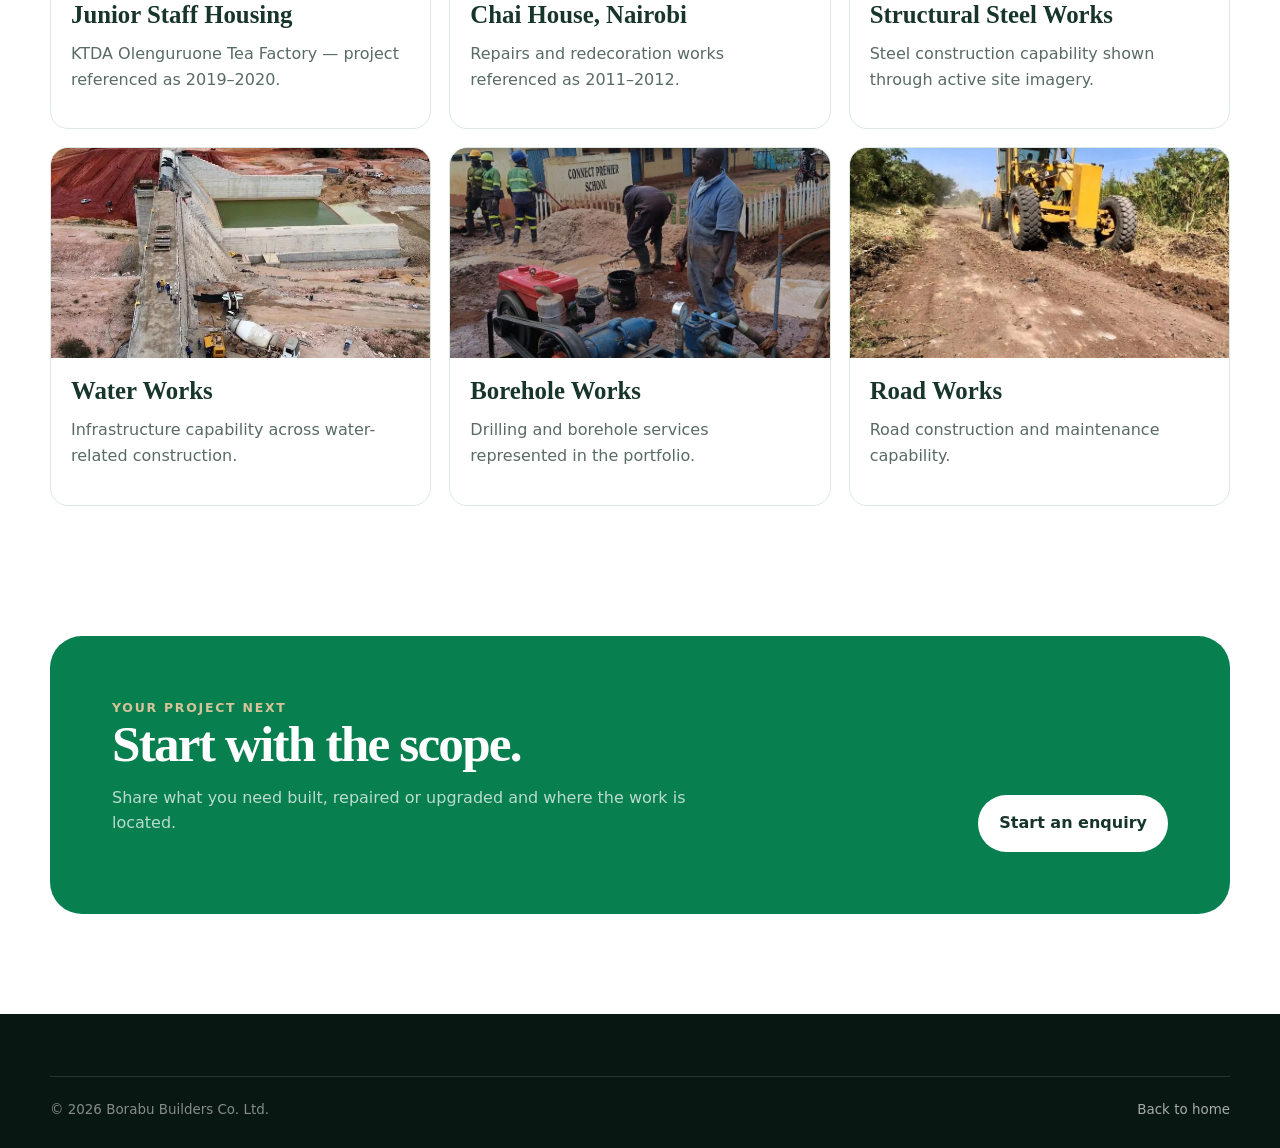
<file: projects.html>
<!DOCTYPE html>
<html lang="en"><head><meta charset="utf-8"/><meta content="width=device-width,initial-scale=1" name="viewport"/><title>Projects | Borabu Builders Co. Ltd</title><link href="assets/css/styles.css" rel="stylesheet"/><link href="https://borabubuilders.com/projects.html" rel="canonical"/><meta content="View selected Borabu Builders construction and infrastructure projects completed across Kenya." name="description"/></head><body><header class="site-header"><div class="container nav"><a class="brand" href="index.html"><img alt="Borabu Builders logo" src="assets/images/borabu-logo.jpg"/><span>Borabu Builders<br/>Co. Ltd</span></a><nav class="nav-links"><a href="index.html">Home</a><a href="about.html">About</a><a href="services.html">Services</a><a href="projects.html">Projects</a><a href="contact.html">Contact</a></nav><a class="btn btn-primary project-trigger" href="#start-project">Start a project</a><button class="menu-toggle">☰</button></div></header><main><section class="page-hero"><div class="container"><div class="eyebrow">Project portfolio</div><h1>Work that speaks<br/>for itself.</h1><p>Real project imagery currently published by Borabu Builders, reorganized into a cleaner portfolio experience.</p></div></section><section><div class="container featured-projects">
<article class="case-study reveal"><div class="case-study-cover"><img alt="Completed Murara Plants office block extension" src="assets/images/murara-office-wide.webp"/></div><div class="case-study-copy"><div class="eyebrow">Completed commercial project</div><h2>Murara Plants — Office Block Extension</h2><p class="case-study-lead">Office Extension &amp; Improvement Works</p><p>A completed office block extension showcasing exterior building works, covered walkways, finished tiled circulation areas, drainage details and solar integration.</p><div class="case-study-gallery"><img alt="Murara Plants office block front view" src="assets/images/murara-office-front.webp"/><img alt="Murara Plants office verandah" src="assets/images/murara-office-verandah.webp"/><img alt="Murara Plants office side elevation" src="assets/images/murara-office-side.webp"/><img alt="Murara Plants covered walkway" src="assets/images/murara-office-covered-walkway.webp"/><img alt="Murara Plants rear elevation" src="assets/images/murara-office-rear.webp"/><img alt="Murara Plants office annex" src="assets/images/murara-office-annex.webp"/><img alt="Murara Plants finished corridor" src="assets/images/murara-office-corridor.webp"/></div><div class="project-videos"><video controls preload="metadata" playsinline><source src="assets/videos/murara-office-extension-1.mp4" type="video/mp4"/></video><video controls preload="metadata" playsinline><source src="assets/videos/murara-office-extension-2.mp4" type="video/mp4"/></video></div></div></article>
<article class="case-study reveal"><div class="case-study-cover"><img alt="Residential apartments under construction in Kericho Town" src="assets/images/kericho-apartments-progress.webp"/></div><div class="case-study-copy"><div class="eyebrow">Ongoing residential project</div><h2>Residential Apartments — Kericho Town</h2><p class="case-study-lead">Residential Apartments Development — Works in Progress</p><p>Active residential construction in Kericho Town, with site imagery showing reinforced concrete slab preparation and the project team during ongoing works.</p><div class="case-study-gallery three"><img alt="Residential apartments reinforcement works in Kericho" src="assets/images/kericho-apartments-progress.webp"/><img alt="Project team at residential apartments development in Kericho" src="assets/images/kericho-apartments-team.webp"/></div><div class="project-videos single"><video controls preload="metadata" playsinline><source src="assets/videos/kericho-residential-apartments.mp4" type="video/mp4"/></video></div></div></article>
<article class="case-study reveal"><div class="case-study-cover"><img alt="Dining hall and kitchen at Chemasingi Secondary School" src="assets/images/chemasingi-dining-hall-exterior.jpg"/></div><div class="case-study-copy"><div class="eyebrow">Education project</div><h2>Chemasingi Secondary School</h2><p class="case-study-lead">Dining Hall, Kitchen &amp; Associated Works</p><p>A completed institutional project represented through exterior and interior views of the dining hall, kitchen facilities, staff changing rooms and paved covered walkways.</p><div class="case-study-gallery"><img alt="Chemasingi dining hall and kitchen exterior" src="assets/images/chemasingi-dining-kitchen-wide.jpg"/><img alt="Chemasingi dining hall interior" src="assets/images/chemasingi-dining-hall-interior.jpg"/><img alt="Chemasingi kitchen facilities" src="assets/images/chemasingi-kitchen.jpg"/><img alt="Chemasingi dining hall entrance" src="assets/images/chemasingi-dining-hall-entrance.jpg"/><img alt="Chemasingi staff changing rooms" src="assets/images/chemasingi-staff-changing-rooms.jpg"/><img alt="Chemasingi paved walkway" src="assets/images/chemasingi-paved-walkway.jpg"/><img alt="Covered walkway to Chemasingi dining hall" src="assets/images/chemasingi-covered-walkway.jpg"/></div></div></article>
<article class="case-study reveal"><div class="case-study-cover"><img alt="Outgrowers Office at Marinyin Estate" src="assets/images/marinyin-outgrowers-office-front.jpg"/></div><div class="case-study-copy"><div class="eyebrow">Commercial project</div><h2>Marinyin Estate — Outgrowers Office</h2><p class="case-study-lead">Office Building Works</p><p>Office facilities represented through multiple completed exterior views, demonstrating Borabu Builders' experience delivering practical commercial and operational spaces.</p><div class="case-study-gallery three"><img alt="Wide view of Marinyin Estate Outgrowers Office" src="assets/images/marinyin-outgrowers-office-wide.jpg"/><img alt="Side view of Marinyin Estate office" src="assets/images/marinyin-office-side.jpg"/></div></div></article>
</div></section><section class="portfolio-more"><div class="container"><div class="eyebrow">More completed work</div><h2>Across multiple construction disciplines.</h2><div class="project-list compact"><article class="project-tile"><img alt="Junior staff houses" src="assets/images/project-staff-housing.webp"/><div><h3>Junior Staff Housing</h3><p>KTDA Olenguruone Tea Factory — project referenced as 2019–2020.</p></div></article><article class="project-tile"><img alt="Chai House repair works" src="assets/images/project-chai-house.webp"/><div><h3>Chai House, Nairobi</h3><p>Repairs and redecoration works referenced as 2011–2012.</p></div></article><article class="project-tile"><img alt="Structural steel project" src="assets/images/project-steel.webp"/><div><h3>Structural Steel Works</h3><p>Steel construction capability shown through active site imagery.</p></div></article><article class="project-tile"><img alt="Water works" src="assets/images/project-water.webp"/><div><h3>Water Works</h3><p>Infrastructure capability across water-related construction.</p></div></article><article class="project-tile"><img alt="Borehole works" src="assets/images/project-borehole.webp"/><div><h3>Borehole Works</h3><p>Drilling and borehole services represented in the portfolio.</p></div></article><article class="project-tile"><img alt="Road works" src="assets/images/project-road.webp"/><div><h3>Road Works</h3><p>Road construction and maintenance capability.</p></div></article></div></div></section><section class="cta"><div class="container"><div class="cta-box"><div><div class="eyebrow" style="color:#d7c49a">Your project next</div><h2>Start with the scope.</h2><p>Share what you need built, repaired or upgraded and where the work is located.</p></div><a class="btn btn-light" href="contact.html">Start an enquiry</a></div></div></section></main><footer class="footer"><div class="container"><div class="footer-bottom" style="margin-top:0"><span>© 2026 Borabu Builders Co. Ltd.</span><a href="index.html">Back to home</a></div></div></footer><script src="assets/js/site.js"></script></body></html>
</file>
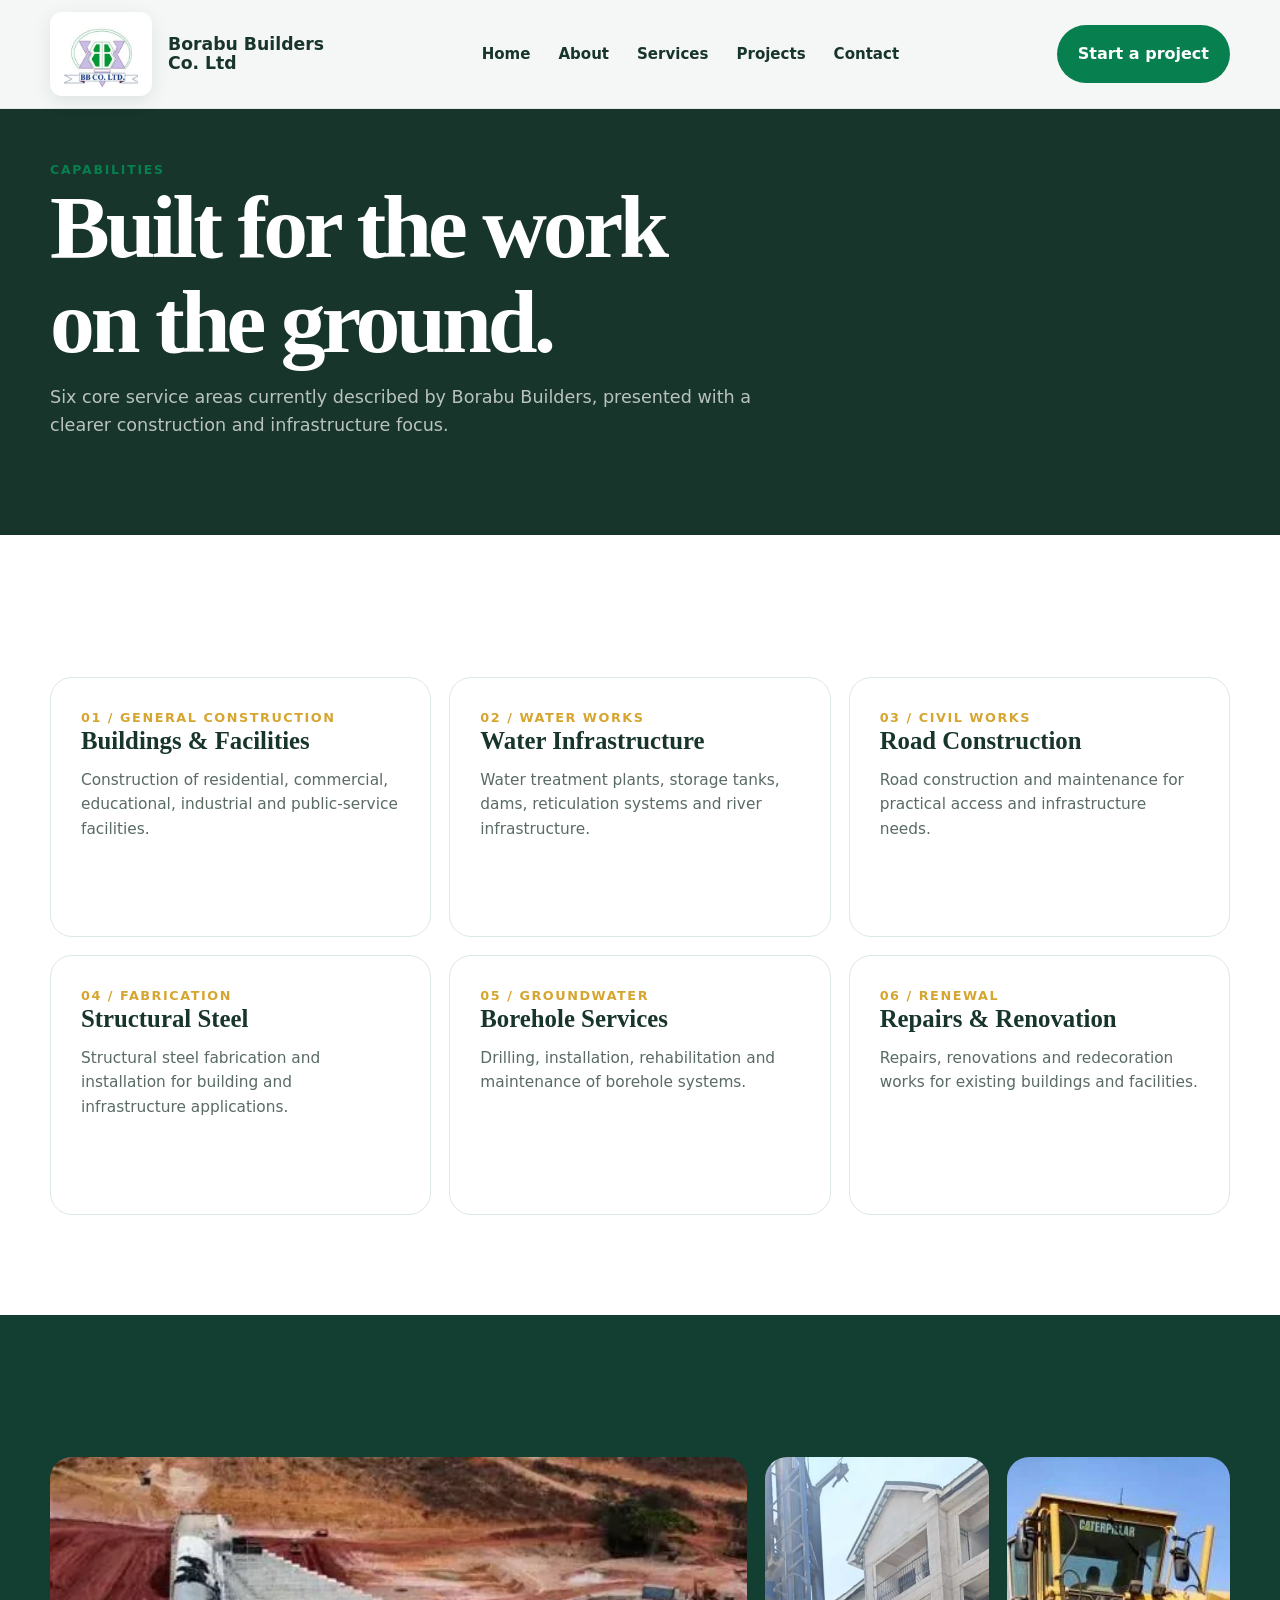
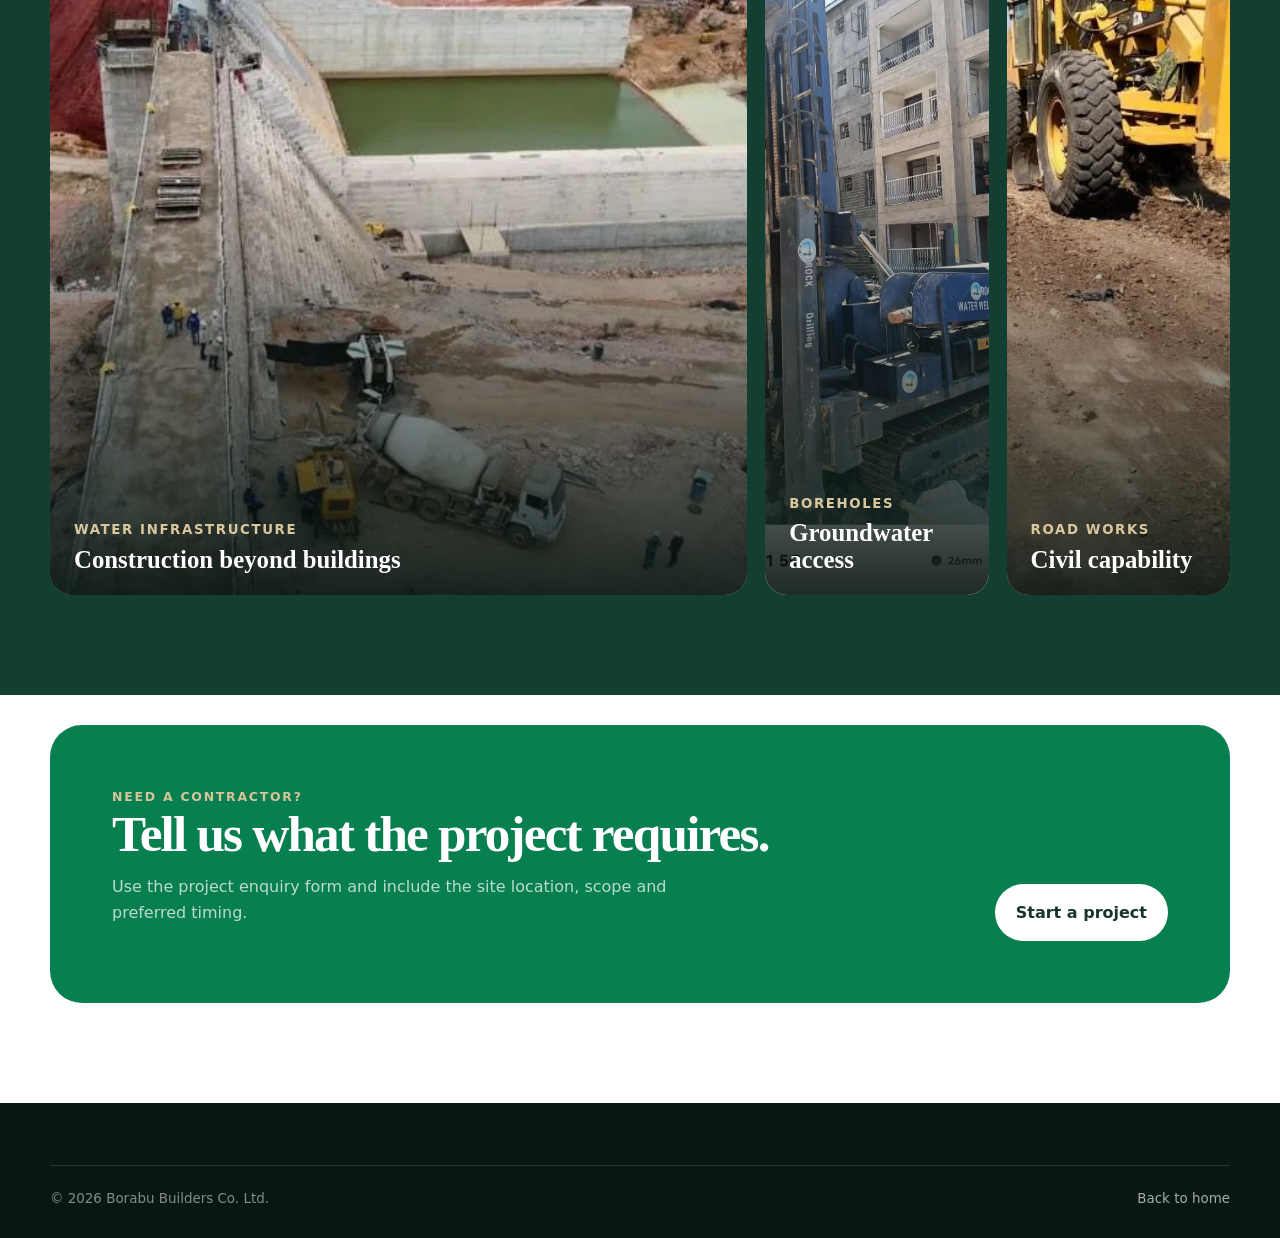
<file: services.html>
<!DOCTYPE html>
<html lang="en"><head><meta charset="utf-8"/><meta content="width=device-width,initial-scale=1" name="viewport"/><title>Services | Borabu Builders Co. Ltd</title><link href="assets/css/styles.css" rel="stylesheet"/><link href="https://borabubuilders.com/services.html" rel="canonical"/><meta content="Explore Borabu Builders services including construction, infrastructure, water, borehole, road, steel and renovation works in Kenya." name="description"/></head><body><header class="site-header"><div class="container nav"><a class="brand" href="index.html"><img alt="Borabu Builders logo" src="assets/images/borabu-logo.jpg"/><span>Borabu Builders<br/>Co. Ltd</span></a><nav class="nav-links"><a href="index.html">Home</a><a href="about.html">About</a><a href="services.html">Services</a><a href="projects.html">Projects</a><a href="contact.html">Contact</a></nav><a class="btn btn-primary project-trigger" href="#start-project">Start a project</a><button class="menu-toggle">☰</button></div></header><main><section class="page-hero"><div class="container"><div class="eyebrow">Capabilities</div><h1>Built for the work<br/>on the ground.</h1><p>Six core service areas currently described by Borabu Builders, presented with a clearer construction and infrastructure focus.</p></div></section><section><div class="container service-grid"><article class="service-card"><div class="service-no">01 / GENERAL CONSTRUCTION</div><h3>Buildings &amp; Facilities</h3><p>Construction of residential, commercial, educational, industrial and public-service facilities.</p></article><article class="service-card"><div class="service-no">02 / WATER WORKS</div><h3>Water Infrastructure</h3><p>Water treatment plants, storage tanks, dams, reticulation systems and river infrastructure.</p></article><article class="service-card"><div class="service-no">03 / CIVIL WORKS</div><h3>Road Construction</h3><p>Road construction and maintenance for practical access and infrastructure needs.</p></article><article class="service-card"><div class="service-no">04 / FABRICATION</div><h3>Structural Steel</h3><p>Structural steel fabrication and installation for building and infrastructure applications.</p></article><article class="service-card"><div class="service-no">05 / GROUNDWATER</div><h3>Borehole Services</h3><p>Drilling, installation, rehabilitation and maintenance of borehole systems.</p></article><article class="service-card"><div class="service-no">06 / RENEWAL</div><h3>Repairs &amp; Renovation</h3><p>Repairs, renovations and redecoration works for existing buildings and facilities.</p></article></div></section><section class="projects"><div class="container project-grid"><div class="project-card large"><img alt="Water infrastructure works" src="assets/images/project-water.webp"/><div class="project-label"><small>Water infrastructure</small><h3>Construction beyond buildings</h3></div></div><div class="project-stack"><div class="project-card"><img alt="Borehole drilling" src="assets/images/service-borehole.webp"/><div class="project-label"><small>Boreholes</small><h3>Groundwater access</h3></div></div><div class="project-card"><img alt="Road maintenance" src="assets/images/project-road.webp"/><div class="project-label"><small>Road works</small><h3>Civil capability</h3></div></div></div></div></section><section class="cta"><div class="container"><div class="cta-box"><div><div class="eyebrow" style="color:#d7c49a">Need a contractor?</div><h2>Tell us what the project requires.</h2><p>Use the project enquiry form and include the site location, scope and preferred timing.</p></div><a class="btn btn-light project-trigger" href="#start-project">Start a project</a></div></div></section></main><footer class="footer"><div class="container"><div class="footer-bottom" style="margin-top:0"><span>© 2026 Borabu Builders Co. Ltd.</span><a href="index.html">Back to home</a></div></div></footer><script src="assets/js/site.js"></script></body></html>
</file>
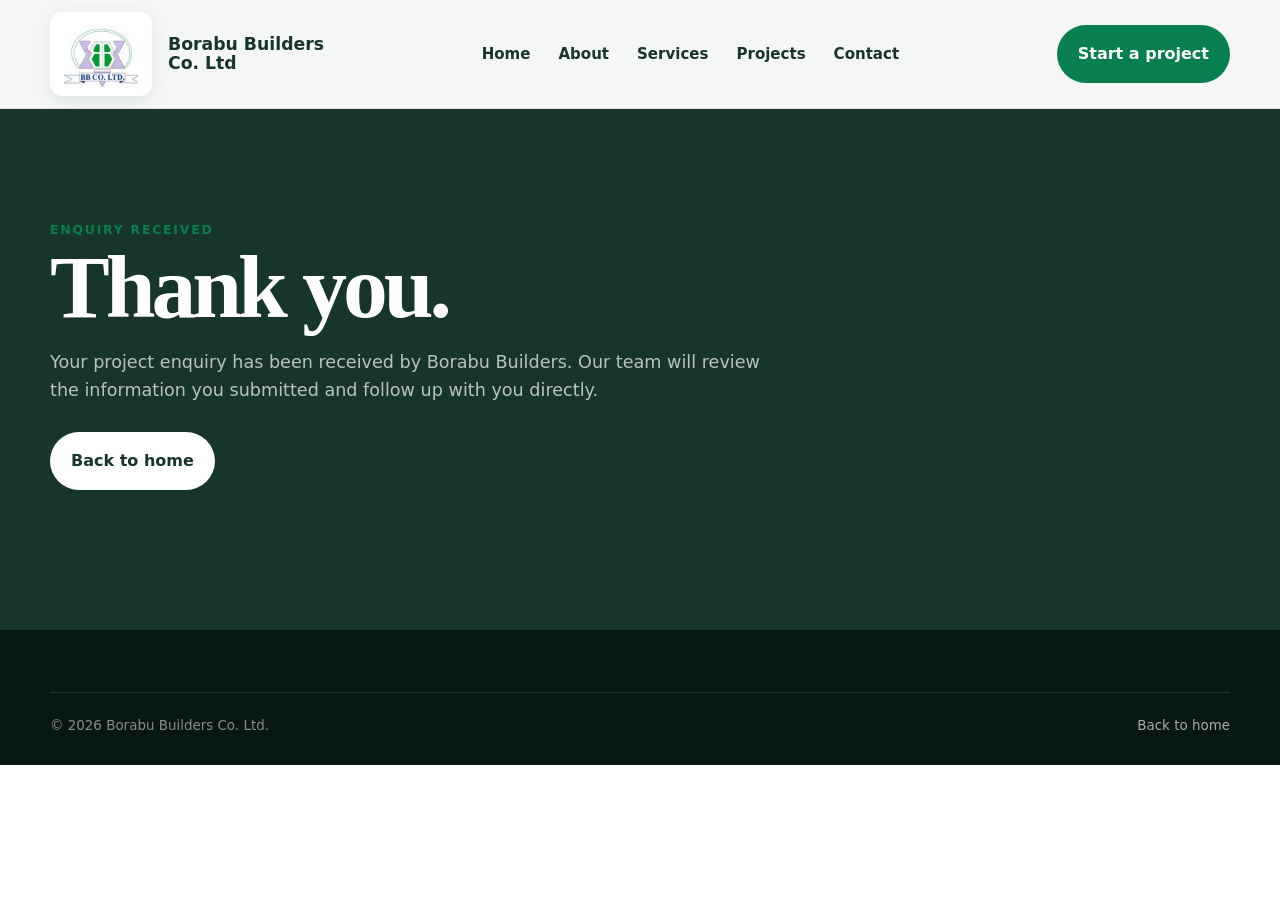
<file: thank-you.html>
<!DOCTYPE html>
<html lang="en"><head><meta charset="utf-8"/><meta content="width=device-width,initial-scale=1" name="viewport"/><title>Thank You | Borabu Builders Co. Ltd</title><link href="assets/css/styles.css" rel="stylesheet"/><link href="https://borabubuilders.com/thank-you.html" rel="canonical"/><meta content="noindex, nofollow" name="robots"/></head><body><header class="site-header"><div class="container nav"><a class="brand" href="index.html"><img alt="Borabu Builders logo" src="assets/images/borabu-logo.jpg"/><span>Borabu Builders<br/>Co. Ltd</span></a><nav class="nav-links"><a href="index.html">Home</a><a href="about.html">About</a><a href="services.html">Services</a><a href="projects.html">Projects</a><a href="contact.html">Contact</a></nav><a class="btn btn-primary project-trigger" href="#start-project">Start a project</a><button aria-label="Toggle menu" class="menu-toggle">☰</button></div></header><main><section class="page-hero thank-hero"><div class="container"><div class="eyebrow">Enquiry received</div><h1>Thank you.</h1><p>Your project enquiry has been received by Borabu Builders. Our team will review the information you submitted and follow up with you directly.</p><div style="margin-top:28px"><a class="btn btn-light" href="index.html">Back to home</a></div></div></section></main><footer class="footer"><div class="container"><div class="footer-bottom" style="margin-top:0"><span>© 2026 Borabu Builders Co. Ltd.</span><a href="index.html">Back to home</a></div></div></footer><script src="assets/js/site.js"></script></body></html>
</file>
<file: assets/css/styles.css>
:root{
  --ink:#17352b;
  --forest:#087f4f;
  --forest-2:#0d6f49;
  --mint:#edf9f3;
  --sand:#f5f1e8;
  --gold:#d6a52f;
  --paper:#ffffff;
  --white:#fff;
  --muted:#596b63;
  --line:#dce9e2;
  --shadow:0 20px 60px rgba(14,36,29,.10);
  --radius:22px;
}
*{box-sizing:border-box}html{scroll-behavior:smooth}body{margin:0;font-family:Inter,ui-sans-serif,system-ui,-apple-system,BlinkMacSystemFont,"Segoe UI",sans-serif;background:var(--paper);color:var(--ink);line-height:1.6}img{max-width:100%;display:block}a{color:inherit;text-decoration:none}.container{width:min(1180px,calc(100% - 40px));margin:auto}.eyebrow{font-size:.78rem;font-weight:800;letter-spacing:.14em;text-transform:uppercase;color:var(--forest)}h1,h2,h3{font-family:Georgia,"Times New Roman",serif;line-height:1.06;margin:0 0 .8rem}h1{font-size:clamp(3rem,7vw,6.4rem);letter-spacing:-.045em}h2{font-size:clamp(2.25rem,4vw,4.2rem);letter-spacing:-.035em}h3{font-size:1.55rem}p{margin:0 0 1rem;color:var(--muted)}.btn{display:inline-flex;align-items:center;justify-content:center;gap:.6rem;padding:.92rem 1.25rem;border-radius:999px;font-weight:800;border:1px solid transparent;transition:.2s ease}.btn-primary{background:var(--forest);color:#fff}.btn-primary:hover{background:#084b33;transform:translateY(-1px)}.btn-light{background:#fff;color:var(--ink)}.btn-outline{border-color:rgba(255,255,255,.45);color:#fff}.site-header{position:fixed;z-index:50;top:0;left:0;right:0;background:rgba(255,255,255,.96);backdrop-filter:blur(14px);border-bottom:1px solid rgba(16,35,29,.08)}.nav{height:108px;display:flex;align-items:center;justify-content:space-between;gap:30px}.brand{display:flex;align-items:center;gap:16px;font-weight:900}.brand img{width:102px;height:84px;object-fit:contain;background:#fff;border-radius:12px;padding:5px;box-shadow:0 5px 18px rgba(14,60,42,.10)}.brand span{font-size:1.08rem;line-height:1.12;max-width:210px;color:var(--ink)}.nav-links{display:flex;align-items:center;gap:28px;font-weight:700;font-size:.94rem}.nav-links a:hover{color:var(--forest)}.menu-toggle{display:none;background:none;border:0;font-size:1.8rem}.hero{min-height:92vh;padding-top:108px;display:grid;align-items:end;position:relative;color:#fff;overflow:hidden;background:#0d5138}.hero-media{position:absolute;inset:0}.hero-media img{width:100%;height:100%;object-fit:cover;object-position:center 50%;filter:saturate(1.08) contrast(1.03) brightness(1.06)}.hero-media:after{content:"";position:absolute;inset:0;background:linear-gradient(90deg,rgba(7,66,43,.84) 0%,rgba(7,66,43,.60) 38%,rgba(7,66,43,.12) 72%,rgba(7,66,43,.10) 100%),linear-gradient(0deg,rgba(7,50,35,.58) 0%,transparent 45%)}.hero-content{position:relative;z-index:2;padding:120px 0 82px;max-width:840px}.hero .eyebrow{color:#f2cc68}.hero p{color:rgba(255,255,255,.82);font-size:1.15rem;max-width:680px}.hero-actions{display:flex;gap:12px;flex-wrap:wrap;margin-top:30px}.hero-proof{position:relative;z-index:2;border-top:1px solid rgba(255,255,255,.18);padding:22px 0;background:rgba(5,92,58,.62)}.proof-grid{display:grid;grid-template-columns:repeat(4,1fr);gap:18px}.proof-item strong{display:block;font-size:1.08rem;color:#fff}.proof-item span{font-size:.82rem;color:rgba(255,255,255,.62)}section{padding:100px 0}.intro-grid{display:grid;grid-template-columns:.9fr 1.1fr;gap:90px;align-items:start}.intro-grid .lead{font-size:1.35rem;color:var(--ink);max-width:730px}.service-grid{display:grid;grid-template-columns:repeat(3,1fr);gap:18px;margin-top:42px}.service-card{background:#fff;border:1px solid var(--line);border-radius:var(--radius);padding:30px;min-height:260px;transition:.25s ease}.service-card:hover{transform:translateY(-5px);box-shadow:var(--shadow)}.service-no{font-size:.8rem;color:var(--gold);font-weight:900;letter-spacing:.12em}.service-card p{font-size:.96rem}.projects{background:#123f31;color:#fff}.projects .eyebrow{color:#f2cc68}.projects p{color:rgba(255,255,255,.65)}.project-grid{display:grid;grid-template-columns:1.2fr .8fr;gap:18px;margin-top:42px}.project-stack{display:grid;grid-template-columns:1fr 1fr;gap:18px}.project-card{position:relative;overflow:hidden;border-radius:var(--radius);min-height:360px;background:#24352f}.project-card.large{min-height:738px}.project-card img{width:100%;height:100%;object-fit:cover;position:absolute;inset:0;transition:transform .5s ease}.project-card:hover img{transform:scale(1.03)}.project-card:after{content:"";position:absolute;inset:0;background:linear-gradient(0deg,rgba(7,20,16,.9),rgba(7,20,16,0) 60%)}.project-label{position:absolute;z-index:2;left:24px;right:24px;bottom:22px}.project-label small{color:#d9c79e;text-transform:uppercase;letter-spacing:.12em;font-weight:800}.project-label h3{margin:.3rem 0 0;color:#fff}.heritage{background:var(--sand)}.heritage-grid{display:grid;grid-template-columns:1fr 1fr;gap:90px;align-items:center}.heritage-panel{background:var(--forest);color:#fff;padding:48px;border-radius:var(--radius)}.heritage-panel p{color:rgba(255,255,255,.74)}.timeline{border-left:1px solid rgba(255,255,255,.25);padding-left:22px;margin-top:28px}.timeline div{margin-bottom:22px}.timeline strong{display:block;color:#fff}.clients{padding:64px 0}.client-row{display:flex;flex-wrap:wrap;gap:10px;margin-top:24px}.client-chip{padding:.7rem 1rem;border:1px solid var(--line);border-radius:999px;background:#fff;font-weight:800;font-size:.88rem;color:#3e4944}.cta{padding:30px 0 100px}.cta-box{background:var(--forest);color:#fff;border-radius:32px;padding:62px;display:flex;justify-content:space-between;align-items:end;gap:40px}.cta-box p{color:rgba(255,255,255,.72);max-width:620px}.footer{background:#091712;color:#fff;padding:62px 0 28px}.footer-grid{display:grid;grid-template-columns:1.4fr .8fr .8fr;gap:50px}.footer p,.footer a{color:rgba(255,255,255,.64)}.footer-links{display:grid;gap:9px}.footer-bottom{margin-top:45px;padding-top:22px;border-top:1px solid rgba(255,255,255,.12);display:flex;justify-content:space-between;gap:20px;font-size:.84rem;color:rgba(255,255,255,.5)}.page-hero{padding:160px 0 80px;background:var(--ink);color:#fff}.page-hero p{color:rgba(255,255,255,.7);max-width:720px;font-size:1.1rem}.content-grid{display:grid;grid-template-columns:.75fr 1.25fr;gap:80px}.image-band{height:520px;border-radius:28px;overflow:hidden}.image-band img{width:100%;height:100%;object-fit:cover}.project-list{display:grid;grid-template-columns:repeat(3,1fr);gap:18px}.project-tile{background:#fff;border:1px solid var(--line);border-radius:18px;overflow:hidden}.project-tile img{width:100%;height:240px;object-fit:cover}.project-tile div{padding:20px}.contact-grid{display:grid;grid-template-columns:.8fr 1.2fr;gap:60px}.contact-card{background:var(--ink);color:#fff;padding:36px;border-radius:24px}.contact-card p,.contact-card a{color:rgba(255,255,255,.72)}form{display:grid;gap:16px}.field{display:grid;gap:7px}label{font-weight:800;font-size:.9rem}input,textarea,select{width:100%;border:1px solid #d7ddda;background:#fff;border-radius:14px;padding:14px 15px;font:inherit;color:var(--ink)}textarea{min-height:160px;resize:vertical}.note{font-size:.82rem;color:#7b857f}.reveal{opacity:0;transform:translateY(18px);transition:.65s ease}.reveal.visible{opacity:1;transform:none}@media(max-width:900px){.nav-links{position:absolute;display:none;top:108px;left:20px;right:20px;background:#fff;box-shadow:var(--shadow);border-radius:18px;padding:18px;flex-direction:column;align-items:flex-start}.nav-links.open{display:flex}.menu-toggle{display:block}.nav .btn{display:none}.proof-grid{grid-template-columns:1fr 1fr}.intro-grid,.heritage-grid,.content-grid,.contact-grid{grid-template-columns:1fr;gap:40px}.service-grid,.project-list{grid-template-columns:1fr 1fr}.project-grid{grid-template-columns:1fr}.project-card.large{min-height:520px}.cta-box{padding:42px;align-items:flex-start;flex-direction:column}.footer-grid{grid-template-columns:1fr 1fr}}@media(max-width:620px){.brand img{width:78px;height:66px}.brand span{font-size:.9rem;max-width:155px}.nav{height:88px}.nav-links{top:88px}.hero{padding-top:88px}.container{width:min(100% - 28px,1180px)}.hero{min-height:780px}.hero-content{padding:100px 0 60px}.hero h1{font-size:3.35rem}.proof-grid{grid-template-columns:1fr 1fr}.service-grid,.project-list,.project-stack{grid-template-columns:1fr}.project-card,.project-card.large{min-height:420px}.cta-box{padding:32px 24px}.footer-grid{grid-template-columns:1fr}.footer-bottom{flex-direction:column}.page-hero{padding-top:135px}section{padding:76px 0}}
/* V4 project enquiry modal */
.form-row{display:grid;grid-template-columns:1fr 1fr;gap:14px}.hidden-field{position:absolute!important;left:-9999px!important;width:1px;height:1px;overflow:hidden}.project-modal{position:fixed;inset:0;z-index:200;display:none;align-items:center;justify-content:center;padding:22px}.project-modal.open{display:flex}.project-modal-backdrop{position:absolute;inset:0;background:rgba(8,28,22,.72);backdrop-filter:blur(6px)}.project-modal-panel{position:relative;z-index:2;background:#fff;width:min(780px,100%);max-height:calc(100vh - 44px);overflow:auto;border-radius:26px;box-shadow:0 30px 90px rgba(0,0,0,.28);padding:34px}.project-modal-head{display:flex;justify-content:space-between;gap:20px;align-items:flex-start;margin-bottom:20px}.project-modal-head h2{font-size:clamp(2rem,4vw,3.2rem);margin-bottom:.35rem}.project-modal-close{border:0;background:var(--mint);color:var(--ink);width:44px;height:44px;border-radius:50%;font-size:1.5rem;cursor:pointer;flex:0 0 auto}.project-modal form{gap:13px}.project-modal textarea{min-height:115px}.project-modal .note{margin-bottom:0}.project-modal .btn{margin-top:3px}.modal-open{overflow:hidden}.thank-hero{min-height:70vh;display:flex;align-items:center}.thank-hero .container{padding-top:40px;padding-bottom:40px}@media(max-width:620px){.project-modal{padding:10px;align-items:flex-end}.project-modal-panel{max-height:94vh;border-radius:22px 22px 0 0;padding:24px 18px}.form-row{grid-template-columns:1fr}.project-modal-head h2{font-size:2.1rem}}

/* V5 featured project case studies */
.featured-projects{display:grid;gap:54px}.case-study{background:#fff;border:1px solid var(--line);border-radius:28px;overflow:hidden;box-shadow:0 14px 45px rgba(16,35,29,.08)}.case-study-cover{height:520px;overflow:hidden;background:#e8ece9}.case-study-cover img{width:100%;height:100%;object-fit:cover}.case-study-copy{padding:38px}.case-study-copy h2{font-size:clamp(2.2rem,4vw,3.7rem);margin-top:.35rem}.case-study-lead{font-size:1.15rem;font-weight:800;color:var(--forest);margin-top:-.25rem}.case-study-copy>p:not(.case-study-lead){max-width:820px}.case-study-gallery{display:grid;grid-template-columns:repeat(4,1fr);gap:12px;margin-top:28px}.case-study-gallery img{width:100%;height:190px;object-fit:cover;border-radius:14px}.case-study-gallery.three{grid-template-columns:repeat(2,1fr)}.portfolio-more{padding-top:10px}.portfolio-more h2{max-width:700px;margin-top:10px;margin-bottom:36px}.project-list.compact .project-tile img{height:210px}@media(max-width:900px){.case-study-cover{height:420px}.case-study-gallery{grid-template-columns:repeat(2,1fr)}}@media(max-width:620px){.case-study-cover{height:300px}.case-study-copy{padding:25px 18px}.case-study-gallery,.case-study-gallery.three{grid-template-columns:1fr 1fr;gap:8px}.case-study-gallery img{height:130px}}

/* V6 project video galleries */
.project-videos{display:grid;grid-template-columns:1fr 1fr;gap:12px;margin-top:14px}.project-videos video{width:100%;max-height:420px;background:#091712;border-radius:14px}.project-videos.single{grid-template-columns:minmax(0,760px)}@media(max-width:620px){.project-videos{grid-template-columns:1fr}.project-videos.single{grid-template-columns:1fr}}

/* V7 NCA credentials */
.credentials{background:var(--mint)}.credential-grid{display:grid;grid-template-columns:repeat(2,1fr);gap:20px;margin-top:44px}.credential-card{display:grid;grid-template-columns:210px 1fr;gap:24px;align-items:center;background:#fff;border:1px solid var(--line);border-radius:22px;padding:18px;box-shadow:0 12px 36px rgba(16,35,29,.07);transition:.25s ease}.credential-card:hover{transform:translateY(-4px);box-shadow:var(--shadow)}.credential-card img{width:210px;height:150px;object-fit:cover;object-position:center;border-radius:13px;border:1px solid #e6e6e6}.credential-card h3{margin:.35rem 0 .45rem;font-size:1.35rem}.credential-card p{font-size:.9rem;margin-bottom:.55rem}.credential-card strong{color:var(--forest);font-size:.9rem}.credential-type{font-size:.72rem;font-weight:900;letter-spacing:.1em;text-transform:uppercase;color:var(--gold)}@media(max-width:900px){.credential-grid{grid-template-columns:1fr}}@media(max-width:620px){.credential-card{grid-template-columns:1fr}.credential-card img{width:100%;height:auto;max-height:260px;object-fit:contain;background:#f7f7f7}}


/* V8 protected certificate previews */
.credential-card{font:inherit;color:inherit;text-align:left;cursor:pointer;width:100%;appearance:none;-webkit-appearance:none}.credential-card:focus-visible{outline:3px solid rgba(8,127,79,.30);outline-offset:3px}.protected-certificate{-webkit-user-drag:none;user-select:none;-webkit-user-select:none}.certificate-note{margin:24px 0 0;font-size:.82rem;color:#6b786f}.certificate-viewer{position:fixed;inset:0;z-index:260;display:none;align-items:center;justify-content:center;padding:22px}.certificate-viewer.open{display:flex}.certificate-viewer-backdrop{position:absolute;inset:0;background:rgba(4,18,13,.88);backdrop-filter:blur(7px)}.certificate-viewer-panel{position:relative;z-index:2;width:min(1180px,100%);max-height:calc(100vh - 44px);display:flex;flex-direction:column;background:#fff;border-radius:22px;overflow:hidden;box-shadow:0 32px 100px rgba(0,0,0,.42)}.certificate-viewer-head{display:flex;align-items:center;justify-content:space-between;gap:18px;padding:16px 18px;border-bottom:1px solid var(--line)}.certificate-viewer-head h3{font-family:Inter,ui-sans-serif,system-ui,-apple-system,BlinkMacSystemFont,"Segoe UI",sans-serif;font-size:1rem;margin:0}.certificate-viewer-close{border:0;background:var(--mint);color:var(--ink);width:42px;height:42px;border-radius:50%;font-size:1.45rem;cursor:pointer;flex:0 0 auto}.certificate-viewer-stage{position:relative;overflow:auto;background:#eef2ef;padding:18px;display:flex;align-items:flex-start;justify-content:center}.certificate-viewer-stage img{display:block;width:auto;max-width:100%;height:auto;max-height:calc(100vh - 155px);object-fit:contain;box-shadow:0 8px 30px rgba(0,0,0,.12);-webkit-user-drag:none;user-select:none;-webkit-user-select:none}.certificate-viewer-shield{position:absolute;inset:0;z-index:3;background:transparent}.certificate-viewer-foot{padding:10px 18px 13px;border-top:1px solid var(--line);font-size:.78rem;color:#6b786f;text-align:center}.certificate-viewer-open{overflow:hidden}@media(max-width:620px){.certificate-viewer{padding:8px}.certificate-viewer-panel{max-height:96vh;border-radius:16px}.certificate-viewer-stage{padding:10px}.certificate-viewer-stage img{max-height:calc(96vh - 150px)}}
</file>
